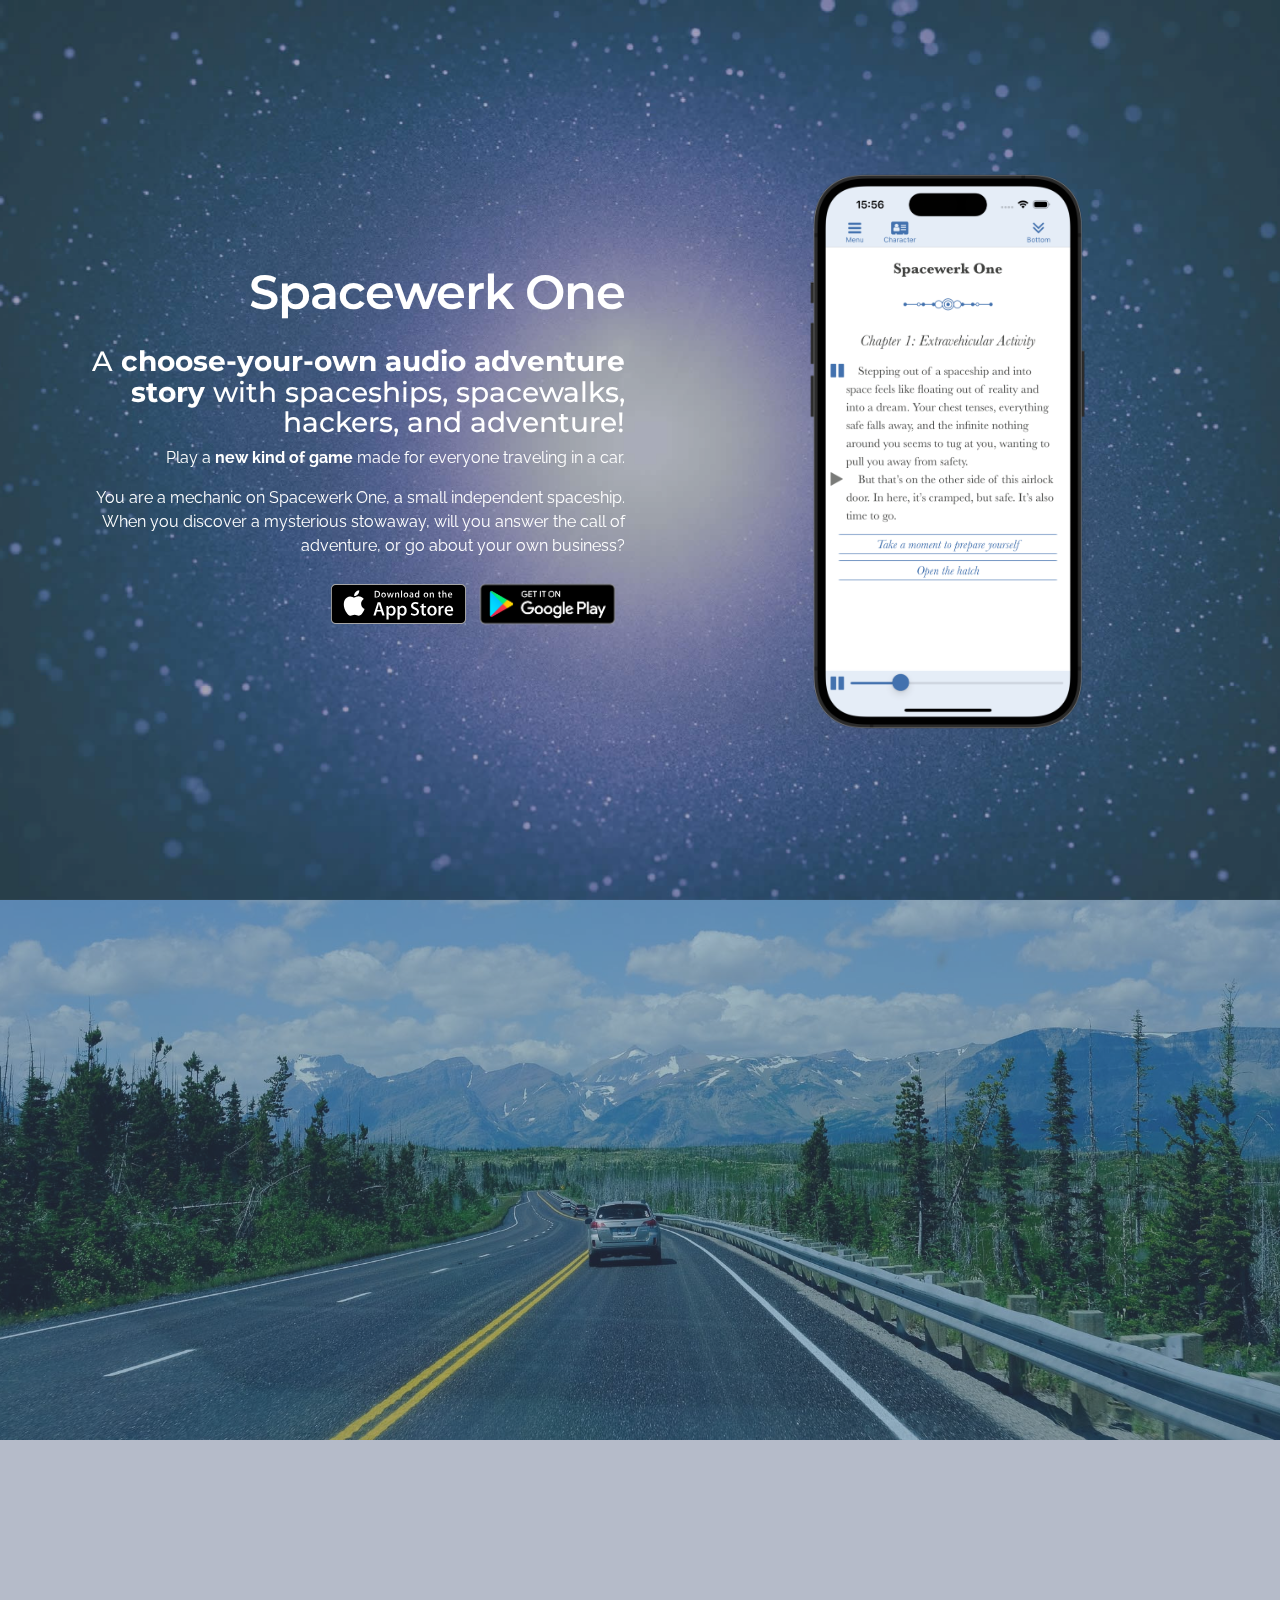
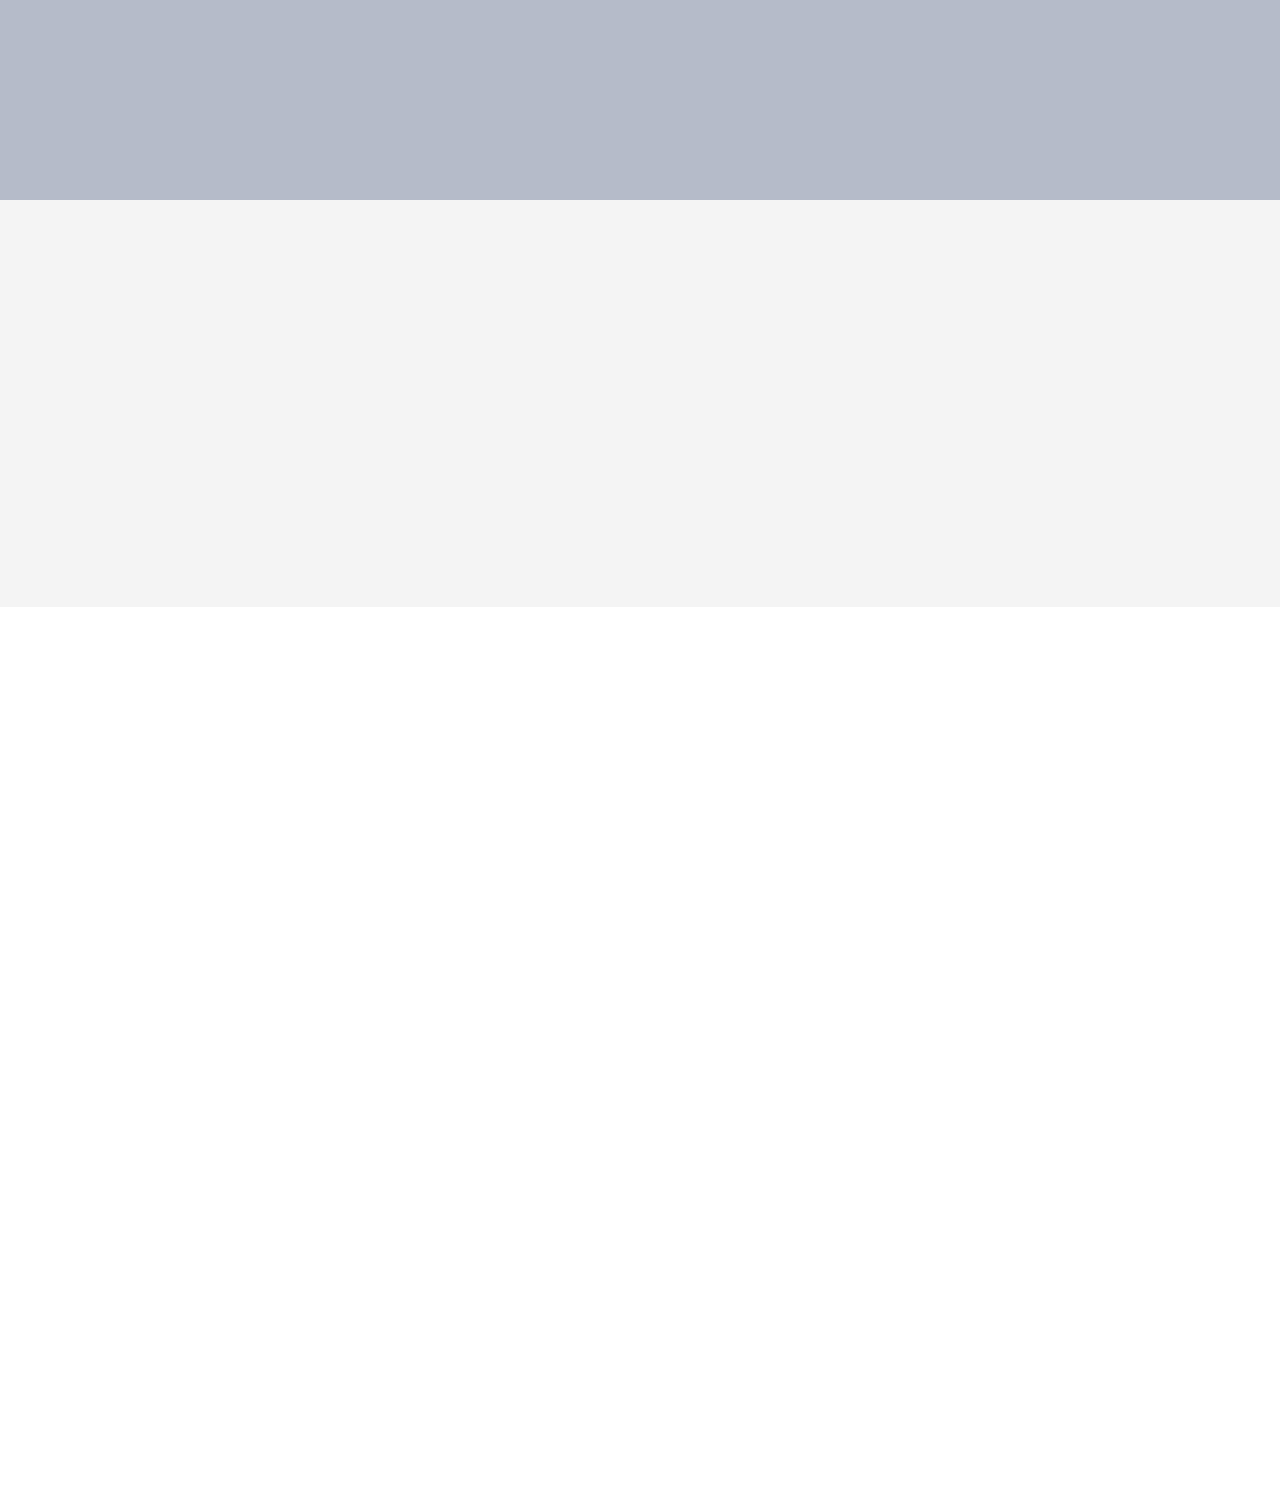
<file: index.html>
<!DOCTYPE html>
<html xmlns="http://www.w3.org/1999/xhtml" xmlns:fb="http://ogp.me/ns/fb#">
<head>
  <meta charset="UTF-8">
  <meta http-equiv="X-UA-Compatible" content="IE=edge">
  <meta name="viewport" content="width=device-width, initial-scale=1">
  <meta property="og:image" content="/assets/images/meta.jpg" />
  <meta property="keywords" content="choose your own adventure,lone wolf,audio book game,choose-your-own-adventure,road trip,car game,flight game,banderstatch,choice of games,choose your own path,choose your own,adventure,pirates,space,codename cygnus,spacewerk one,sunken isles" />
  <link rel="shortcut icon" href="/android-icon-192x192.png" type="image/x-icon">
  <link rel="apple-touch-icon" sizes="57x57" href="apple-icon-57x57.png">
  <link rel="apple-touch-icon" sizes="60x60" href="apple-icon-60x60.png">
  <link rel="apple-touch-icon" sizes="72x72" href="apple-icon-72x72.png">
  <link rel="apple-touch-icon" sizes="76x76" href="apple-icon-76x76.png">
  <link rel="apple-touch-icon" sizes="114x114" href="apple-icon-114x114.png">
  <link rel="apple-touch-icon" sizes="120x120" href="apple-icon-120x120.png">
  <link rel="apple-touch-icon" sizes="144x144" href="apple-icon-144x144.png">
  <link rel="apple-touch-icon" sizes="152x152" href="apple-icon-152x152.png">
  <link rel="apple-touch-icon" sizes="180x180" href="apple-icon-180x180.png">
  <link rel="icon" type="image/png" sizes="192x192"  href="android-icon-192x192.png">
  <link rel="icon" type="image/png" sizes="32x32" href="favicon-32x32.png">
  <link rel="icon" type="image/png" sizes="96x96" href="favicon-96x96.png">
  <link rel="icon" type="image/png" sizes="16x16" href="favicon-16x16.png">
  <link rel="manifest" href="manifest.json">
  <meta name="msapplication-TileColor" content="#ffffff">
  <meta name="msapplication-TileImage" content="ms-icon-144x144.png">
  <meta name="theme-color" content="#ffffff">

  <meta name="description" content="A mobile choose-your-own audio adventure story with pirates, puzzles, and adventure! Everyone in the car gets to play! ">
  <meta name="keywords" content="choose-your-own adventure story puzzles mobile app audio car co-op story storytelling pirates sunken isles joe dever lone wolf sorcery">

  <title>Spacewerk One and The Sunken Isles - Road Trip Adventures</title>
  <!-- <link rel="stylesheet" href="https://fonts.googleapis.com/css?family=Lora:400,700,400italic,700italic&amp;subset=latin"> -->
  <link rel="stylesheet" href="https://fonts.googleapis.com/css?family=Montserrat:400,700">
  <!-- <link rel="stylesheet" href="https://fonts.googleapis.com/css?family=Raleway:100,100i,200,200i,300,300i,400,400i,500,500i,600,600i,700,700i,800,800i,900,900i"> -->
  <link rel="stylesheet" href="assets/bootstrap-material-design-font/css/material.css">
  <link rel="stylesheet" href="assets/web/assets/mobirise-icons/mobirise-icons.css">
  <link rel="stylesheet" href="assets/et-line-font-plugin/style.css">
  <link rel="stylesheet" href="assets/tether/tether.min.css">
  <link rel="stylesheet" href="assets/bootstrap/css/bootstrap.min.css">
  <link rel="stylesheet" href="assets/dropdown/css/style.css">
  <link rel="stylesheet" href="assets/animate.css/animate.min.css">
  <link rel="stylesheet" href="assets/theme/css/style.css">
  <link rel="stylesheet" href="assets/mobirise/css/mbr-additional.css" type="text/css">


<style>
#header2-1 h4.display-2 {
  font-size: 64px;
  font-style: italic;
  margin-top: -20px;
  font-weight: normal;
}

@media (max-width: 767px) {
  #header2-1 h4.display-2 {
    font-size: 2.125rem !important;
  }
}

@media only screen and (max-width: 1200px) and (min-width: 768px) {
  #header2-1 h4.display-2 {
    font-size: 40px;
  }
}
</style>


</head>
<body>

<section class="mbr-section mbr-section-hero mbr-section-full header2 mbr-parallax-background mbr-after-navbar" id="spacewerk-one" style="background-image: url(assets/images/mbr-2000x1333.jpg);">

    <div class="mbr-overlay" style="opacity: 0.4; background-color: rgb(71, 85, 119);">
    </div>

    <div class="mbr-table mbr-table-full">
        <div class="mbr-table-cell">

            <div class="container">
                <div class="mbr-section row" style="padding-top:80px; padding-bottom: 80px">
                    <div class="mbr-table-md-up">




                        <div class="mbr-table-cell col-md-5 content-size text-xs-center text-md-right">

                            <h3 class="mbr-section-title display-2">Spacewerk One</h3>
                            <!--<h4 class="sub mbr-section-title display-2" style="font-weight: normal; font-style: italic;">Spacewerk One</h4>-->

                            <div class="mbr-section-text">
                                <h3>A <b>choose-your-own audio adventure story</b> with spaceships, spacewalks, hackers, and adventure!</h3>

                                <p>Play a <b>new kind of game</b> made for everyone traveling in a car.</p>
                                <p>You are a mechanic on Spacewerk One, a small independent spaceship. When you discover a mysterious stowaway, will you answer the call of adventure, or go about your own business?</p>
                            </div>

                            <div class="mbr-section-btn"><a href="https://itunes.apple.com/app/id6479005502"><img src='assets/images/app-store.svg'/></a> <a class="" href="https://play.google.com/store/apps/details?id=com.whatacools.spacewerkone"><img style="height:60px" src='assets/images/en_badge_web_generic.png'/></a> </div>

                        </div>
                        <div class="mbr-table-cell mbr-valign-top mbr-left-padding-md-up col-md-7 image-size" style="width: 50%;">
                            <div class="mbr-figure" style="max-width:307px; margin-left:auto; margin-right:auto; padding-left: 16px; padding-right: 16px;"><img src="assets/images/app-preview-spacewerk.png"></div>
                        </div>

                    </div>
                </div>
            </div>

        </div>
    </div>

</section>

<section class="mbr-section mbr-section-hero mbr-section-full header2 mbr-parallax-background mbr-after-navbar" id="sunken-isles" style="background-image: url(assets/images/background.jpg);">

    <div class="mbr-overlay" style="opacity: 0.4; background-color: rgb(71, 85, 119);">
    </div>

    <div class="mbr-table mbr-table-full">
        <div class="mbr-table-cell">

            <div class="container">
                <div class="mbr-section row" style="padding-top:80px; padding-bottom: 80px">
                    <div class="mbr-table-md-up">


                        <div class="mbr-table-cell mbr-valign-top mbr-left-padding-md-up col-md-7 image-size" style="width: 50%;">
                            <div class="mbr-figure" style="max-width:307px; margin-left:auto; margin-right:auto; padding-left: 16px; padding-right: 16px;"><img src="assets/images/app-preview.png"></div>
                        </div>


                        <div class="mbr-table-cell col-md-5 content-size text-xs-center text-md-left">

                            <h3 class="mbr-section-title display-2">The Sunken Isles</h3>
                            <!--<h4 class="sub mbr-section-title display-2" style="font-weight: normal; font-style: italic;">The Sunken Isles</h4>-->

                            <div class="mbr-section-text">
                                <h3>A <b>choose-your-own audio adventure story</b> with pirates, puzzles, and adventure!</h3>

                                <p>Play a <b>new kind of game</b> made for everyone traveling in a car.</p>
                                <p>When you are marooned at sea, will you be able to outwit pirates, ancient contraptions, and nature itself to survive?</p>
                            </div>

                            <div class="mbr-section-btn"><a href="https://itunes.apple.com/app/id1271161212"><img src='assets/images/app-store.svg'/></a> <a class="" href="https://play.google.com/store/apps/details?id=io.msol.roadtripadventures"><img style="height:60px" src='assets/images/en_badge_web_generic.png'/></a> </div>

                        </div>

                    </div>
                </div>
            </div>

        </div>
    </div>

</section>

<section class="mbr-cards mbr-section mbr-section-nopadding" id="features4-i" style="background-color: rgb(244, 244, 244); padding-bottom: 40px; padding-top: 40px">



    <div class="mbr-cards-row row">
        <div class="mbr-cards-col col-xs-12 col-lg-4">
            <div class="container">
                <div class="card cart-block">
                    <div class="card-img iconbox"><a class="mbri-hearth mbr-iconfont mbr-iconfont-features4" style="color: rgb(233, 165, 211);"></a></div>
                    <div class="card-block">
                        <h4 class="card-title">Play together on the road</h4>
                        <p class="card-text">Best with friends—audio-based gameplay means even the driver gets to play!</p>

                    </div>
                </div>
            </div>
        </div>
        <div class="mbr-cards-col col-xs-12 col-lg-4">
            <div class="container">
                <div class="card cart-block">
                    <div class="card-img iconbox"><a class="mbri-drag-n-drop mbr-iconfont mbr-iconfont-features4" style="color: rgb(39, 170, 224);"></a></div>
                    <div class="card-block">
                        <h4 class="card-title">Your choices matter</h4>
                        <p class="card-text">Your actions in the game have consequences, even across chapters of the same story. Choose wisely!</p>

                    </div>
                </div>
          </div>
        </div>
        <div class="mbr-cards-col col-xs-12 col-lg-4">
            <div class="container">
                <div class="card cart-block">
                    <div class="card-img iconbox"><a class="mbri-undo mbr-iconfont mbr-iconfont-features4" style="color: rgb(193, 193, 193);"></a></div>
                    <div class="card-block">
                        <h4 class="card-title">Rewind choices any time</h4>
                        <p class="card-text">Jump back and change your in-game decisions by choosing another. This is your story!</p>

                    </div>
                </div>
            </div>
        </div>



    </div>
</section>

<!--
<section class="mbr-section mbr-background" id="testimonials1-7" style="background-image: url(assets/images/mbr-2000x1333.jpg); padding-top: 120px; padding-bottom: 60px;">

    <div class="mbr-overlay" style="opacity: 0.4; background-color: rgb(255, 255, 255);">
    </div>

        <div class="mbr-section mbr-section__container mbr-section__container--middle">
            <div class="container">
                <div class="row">
                    <div class="col-xs-12 text-xs-center">
                        <h3 class="mbr-section-title display-2">More adventures to come</h3>
                        <br>
                        <small class="mbr-section-subtitle" style="font-style: normal; font-weight: bold"><i>The Sunken Isles</i> is available today, with more adventures coming soon!</small>
                    </div>
                </div>
            </div>
        </div>

</section>
-->


<section class="mbr-section article mbr-parallax-background mbr-section-hero mbr-section-title" id="header2-1" style="background-image: url(assets/images/mbr-5.jpg); padding-top: 120px; padding-bottom: 120px;">

    <div class="mbr-overlay" style="opacity: 0.4; background-color: rgb(255, 255, 255);">
    </div>
    <div class="container">
        <div class="row">
            <div class="col-md-8 col-md-offset-2 text-xs-center">
                <h1 class="mbr-section-title display-2" style="color: black">DOWNLOAD NOW</h1>
                <div class="mbr-table-md-up">

                    <div class="row">
                        <div class="mbr-table-cell mbr-valign-top mbr-left-padding-md-up col-md-7 image-size" style="width: 50%;">
                            <h5 class="sub display-2">Spacewerk One</h5>
                        </div>
                        <div class="mbr-table-cell col-md-5 content-size text-xs-center text-md-left">
                            <div class="mbr-section-btn"><a href="https://itunes.apple.com/app/id6479005502"><img src='assets/images/app-store.svg'/></a> <a class="" href="https://play.google.com/store/apps/details?id=com.whatacools.spacewerkone"><img style="height:60px" src='assets/images/en_badge_web_generic.png'/></a> </div>
                        </div>
                    </div>

                    <div class="row">
                        <div class="mbr-table-cell mbr-valign-top mbr-left-padding-md-up col-md-7 image-size" style="width: 50%;">
                            <h5 class="sub display-2">The Sunken Isles</h5>
                        </div>
                        <div class="mbr-table-cell col-md-5 content-size text-xs-center text-md-left">
                            <div class="mbr-section-btn"><a href="https://itunes.apple.com/app/id1271161212"><img src='assets/images/app-store.svg'/></a> <a class="" href="https://play.google.com/store/apps/details?id=io.msol.roadtripadventures"><img style="height:60px" src='assets/images/en_badge_web_generic.png'/></a> </div>
                        </div>
                    </div>

                </div>
            </div>
        </div>
    </div>

</section>

<section class="mbr-section article" id="msg-box22-g" style="padding-top: 40px; padding-bottom: 20px;">

    </div>
    <div class="container">
        <div class="row">
            <div class="col-md-8 col-md-offset-2 text-xs-center">
                <p>&copy; 2022 Cool S, LLC. <small> <a href="privacy.htm" style="color:#333;text-decoration:underline;">View Privacy policy.</a></small></p>
                <p><small><small>Google Play and the Google Play logo are trademarks of Google Inc.. Template by <a href="https://mobirise.com" style="color:#333;text-decoration:underline;"> Mobirise</a>.</small></small></p>
            </div>
        </div>
    </div>

</section>

  <script src="assets/web/assets/jquery/jquery.min.js"></script>
  <script src="assets/tether/tether.min.js"></script>
  <script src="assets/bootstrap/js/bootstrap.min.js"></script>
  <script src="assets/smooth-scroll/smooth-scroll.js"></script>
  <script src="assets/dropdown/js/script.min.js"></script>
  <script src="assets/touch-swipe/jquery.touch-swipe.min.js"></script>
  <script src="assets/viewport-checker/jquery.viewportchecker.js"></script>
  <script src="assets/jarallax/jarallax.js"></script>
  <script src="assets/theme/js/script.js"></script>

  <script>
    (function(i,s,o,g,r,a,m){i['GoogleAnalyticsObject']=r;i[r]=i[r]||function(){
    (i[r].q=i[r].q||[]).push(arguments)},i[r].l=1*new Date();a=s.createElement(o),
    m=s.getElementsByTagName(o)[0];a.async=1;a.src=g;m.parentNode.insertBefore(a,m)
    })(window,document,'script','https://www.google-analytics.com/analytics.js','ga');

    ga('create', 'UA-104761613-1', 'auto');
    ga('send', 'pageview');

  </script>

  <input name="animation" type="hidden">
  </body>
</html>
</file>
<file: assets/bootstrap-material-design-font/css/material.css>
@font-face {
  font-family: 'Material-Design-Icons';
  src: url('../fonts/Material-Design-Icons.eot?3ocs8m');
  src: url('../fonts/Material-Design-Icons.eot?#iefix3ocs8m') format('embedded-opentype'), url('../fonts/Material-Design-Icons.woff?3ocs8m') format('woff'), url('../fonts/Material-Design-Icons.ttf?3ocs8m') format('truetype'), url('../fonts/Material-Design-Icons.svg?3ocs8m#Material-Design-Icons') format('svg');
  font-weight: normal;
  font-style: normal;
}
[class^="mdi-"],
[class*="mdi-"] {
  speak: none;
  display: inline-block;
  font-style: normal;
  font-variant:normal;
  font-weight:normal;
  /*font-size:24px;*/
  line-height:1;
  font-family:'Material-Design-Icons' !important;
  text-rendering: auto;
  
  -webkit-font-smoothing: antialiased;
  -moz-osx-font-smoothing: grayscale;
  -webkit-transform: translate(0, 0);
      -ms-transform: translate(0, 0);
          transform: translate(0, 0);
}
[class^="mdi-"]:before,
[class*="mdi-"]:before {
  display: inline-block;
  speak: none;
  text-decoration: inherit;
}
[class^="mdi-"].pull-left,
[class*="mdi-"].pull-left {
  margin-right: .3em;
}
[class^="mdi-"].pull-right,
[class*="mdi-"].pull-right {
  margin-left: .3em;
}
[class^="mdi-"].mdi-lg:before,
[class*="mdi-"].mdi-lg:before,
[class^="mdi-"].mdi-lg:after,
[class*="mdi-"].mdi-lg:after {
  font-size: 1.33333333em;
  line-height: 0.75em;
  vertical-align: -15%;
}
[class^="mdi-"].mdi-2x:before,
[class*="mdi-"].mdi-2x:before,
[class^="mdi-"].mdi-2x:after,
[class*="mdi-"].mdi-2x:after {
  font-size: 2em;
}
[class^="mdi-"].mdi-3x:before,
[class*="mdi-"].mdi-3x:before,
[class^="mdi-"].mdi-3x:after,
[class*="mdi-"].mdi-3x:after {
  font-size: 3em;
}
[class^="mdi-"].mdi-4x:before,
[class*="mdi-"].mdi-4x:before,
[class^="mdi-"].mdi-4x:after,
[class*="mdi-"].mdi-4x:after {
  font-size: 4em;
}
[class^="mdi-"].mdi-5x:before,
[class*="mdi-"].mdi-5x:before,
[class^="mdi-"].mdi-5x:after,
[class*="mdi-"].mdi-5x:after {
  font-size: 5em;
}
[class^="mdi-device-signal-cellular-"]:after,
[class^="mdi-device-battery-"]:after,
[class^="mdi-device-battery-charging-"]:after,
[class^="mdi-device-signal-cellular-connected-no-internet-"]:after,
[class^="mdi-device-signal-wifi-"]:after,
[class^="mdi-device-signal-wifi-statusbar-not-connected"]:after,
.mdi-device-network-wifi:after {
  opacity: .3;
  position: absolute;
  left: 0;
  top: 0;
  z-index: 1;
  display: inline-block;
  speak: none;
  text-decoration: inherit;
}
[class^="mdi-device-signal-cellular-"]:after {
  content: "\e758";
}
[class^="mdi-device-battery-"]:after {
  content: "\e735";
}
[class^="mdi-device-battery-charging-"]:after {
  content: "\e733";
}
[class^="mdi-device-signal-cellular-connected-no-internet-"]:after {
  content: "\e75d";
}
[class^="mdi-device-signal-wifi-"]:after,
.mdi-device-network-wifi:after {
  content: "\e765";
}
[class^="mdi-device-signal-wifi-statusbasr-not-connected"]:after {
  content: "\e8f7";
}
.mdi-device-signal-cellular-off:after,
.mdi-device-signal-cellular-null:after,
.mdi-device-signal-cellular-no-sim:after,
.mdi-device-signal-wifi-off:after,
.mdi-device-signal-wifi-4-bar:after,
.mdi-device-signal-cellular-4-bar:after,
.mdi-device-battery-alert:after,
.mdi-device-signal-cellular-connected-no-internet-4-bar:after,
.mdi-device-battery-std:after,
.mdi-device-battery-full .mdi-device-battery-unknown:after {
  content: "";
}
.mdi-fw {
  width: 1.28571429em;
  text-align: center;
}
.mdi-ul {
  padding-left: 0;
  margin-left: 2.14285714em;
  list-style-type: none;
}
.mdi-ul > li {
  position: relative;
}
.mdi-li {
  position: absolute;
  left: -2.14285714em;
  width: 2.14285714em;
  top: 0.14285714em;
  text-align: center;
}
.mdi-li.mdi-lg {
  left: -1.85714286em;
}
.mdi-border {
  padding: .2em .25em .15em;
  border: solid 0.08em #eeeeee;
  border-radius: .1em;
}
.mdi-spin {
  -webkit-animation: mdi-spin 2s infinite linear;
  animation: mdi-spin 2s infinite linear;
  -webkit-transform-origin: 50% 50%;
  -ms-transform-origin: 50% 50%;
      transform-origin: 50% 50%;
}
.mdi-pulse {
  -webkit-animation: mdi-spin 1s steps(8) infinite;
  animation: mdi-spin 1s steps(8) infinite;
  -webkit-transform-origin: 50% 50%;
  -ms-transform-origin: 50% 50%;
      transform-origin: 50% 50%;
}
@-webkit-keyframes mdi-spin {
  0% {
    -webkit-transform: rotate(0deg);
    transform: rotate(0deg);
  }
  100% {
    -webkit-transform: rotate(359deg);
    transform: rotate(359deg);
  }
}
@keyframes mdi-spin {
  0% {
    -webkit-transform: rotate(0deg);
    transform: rotate(0deg);
  }
  100% {
    -webkit-transform: rotate(359deg);
    transform: rotate(359deg);
  }
}
.mdi-rotate-90 {
  filter: progid:DXImageTransform.Microsoft.BasicImage(rotation=1);
  -webkit-transform: rotate(90deg);
  -ms-transform: rotate(90deg);
  transform: rotate(90deg);
}
.mdi-rotate-180 {
  filter: progid:DXImageTransform.Microsoft.BasicImage(rotation=2);
  -webkit-transform: rotate(180deg);
  -ms-transform: rotate(180deg);
  transform: rotate(180deg);
}
.mdi-rotate-270 {
  filter: progid:DXImageTransform.Microsoft.BasicImage(rotation=3);
  -webkit-transform: rotate(270deg);
  -ms-transform: rotate(270deg);
  transform: rotate(270deg);
}
.mdi-flip-horizontal {
  filter: progid:DXImageTransform.Microsoft.BasicImage(rotation=0, mirror=1);
  -webkit-transform: scale(-1, 1);
  -ms-transform: scale(-1, 1);
  transform: scale(-1, 1);
}
.mdi-flip-vertical {
  filter: progid:DXImageTransform.Microsoft.BasicImage(rotation=2, mirror=1);
  -webkit-transform: scale(1, -1);
  -ms-transform: scale(1, -1);
  transform: scale(1, -1);
}
:root .mdi-rotate-90,
:root .mdi-rotate-180,
:root .mdi-rotate-270,
:root .mdi-flip-horizontal,
:root .mdi-flip-vertical {
  -webkit-filter: none;
          filter: none;
}
.mdi-stack {
  position: relative;
  display: inline-block;
  width: 2em;
  height: 2em;
  line-height: 2em;
  vertical-align: middle;
}
.mdi-stack-1x,
.mdi-stack-2x {
  position: absolute;
  left: 0;
  width: 100%;
  text-align: center;
}
.mdi-stack-1x {
  line-height: inherit;
}
.mdi-stack-2x {
  font-size: 2em;
}
.mdi-inverse {
  color: #ffffff;
}
/* Start Icons */
.mdi-action-3d-rotation:before {
  content: "\e600";
}
.mdi-action-accessibility:before {
  content: "\e601";
}
.mdi-action-account-balance-wallet:before {
  content: "\e602";
}
.mdi-action-account-balance:before {
  content: "\e603";
}
.mdi-action-account-box:before {
  content: "\e604";
}
.mdi-action-account-child:before {
  content: "\e605";
}
.mdi-action-account-circle:before {
  content: "\e606";
}
.mdi-action-add-shopping-cart:before {
  content: "\e607";
}
.mdi-action-alarm-add:before {
  content: "\e608";
}
.mdi-action-alarm-off:before {
  content: "\e609";
}
.mdi-action-alarm-on:before {
  content: "\e60a";
}
.mdi-action-alarm:before {
  content: "\e60b";
}
.mdi-action-android:before {
  content: "\e60c";
}
.mdi-action-announcement:before {
  content: "\e60d";
}
.mdi-action-aspect-ratio:before {
  content: "\e60e";
}
.mdi-action-assessment:before {
  content: "\e60f";
}
.mdi-action-assignment-ind:before {
  content: "\e610";
}
.mdi-action-assignment-late:before {
  content: "\e611";
}
.mdi-action-assignment-return:before {
  content: "\e612";
}
.mdi-action-assignment-returned:before {
  content: "\e613";
}
.mdi-action-assignment-turned-in:before {
  content: "\e614";
}
.mdi-action-assignment:before {
  content: "\e615";
}
.mdi-action-autorenew:before {
  content: "\e616";
}
.mdi-action-backup:before {
  content: "\e617";
}
.mdi-action-book:before {
  content: "\e618";
}
.mdi-action-bookmark-outline:before {
  content: "\e619";
}
.mdi-action-bookmark:before {
  content: "\e61a";
}
.mdi-action-bug-report:before {
  content: "\e61b";
}
.mdi-action-cached:before {
  content: "\e61c";
}
.mdi-action-check-circle:before {
  content: "\e61d";
}
.mdi-action-class:before {
  content: "\e61e";
}
.mdi-action-credit-card:before {
  content: "\e61f";
}
.mdi-action-dashboard:before {
  content: "\e620";
}
.mdi-action-delete:before {
  content: "\e621";
}
.mdi-action-description:before {
  content: "\e622";
}
.mdi-action-dns:before {
  content: "\e623";
}
.mdi-action-done-all:before {
  content: "\e624";
}
.mdi-action-done:before {
  content: "\e625";
}
.mdi-action-event:before {
  content: "\e626";
}
.mdi-action-exit-to-app:before {
  content: "\e627";
}
.mdi-action-explore:before {
  content: "\e628";
}
.mdi-action-extension:before {
  content: "\e629";
}
.mdi-action-face-unlock:before {
  content: "\e62a";
}
.mdi-action-favorite-outline:before {
  content: "\e62b";
}
.mdi-action-favorite:before {
  content: "\e62c";
}
.mdi-action-find-in-page:before {
  content: "\e62d";
}
.mdi-action-find-replace:before {
  content: "\e62e";
}
.mdi-action-flip-to-back:before {
  content: "\e62f";
}
.mdi-action-flip-to-front:before {
  content: "\e630";
}
.mdi-action-get-app:before {
  content: "\e631";
}
.mdi-action-grade:before {
  content: "\e632";
}
.mdi-action-group-work:before {
  content: "\e633";
}
.mdi-action-help:before {
  content: "\e634";
}
.mdi-action-highlight-remove:before {
  content: "\e635";
}
.mdi-action-history:before {
  content: "\e636";
}
.mdi-action-home:before {
  content: "\e637";
}
.mdi-action-https:before {
  content: "\e638";
}
.mdi-action-info-outline:before {
  content: "\e639";
}
.mdi-action-info:before {
  content: "\e63a";
}
.mdi-action-input:before {
  content: "\e63b";
}
.mdi-action-invert-colors:before {
  content: "\e63c";
}
.mdi-action-label-outline:before {
  content: "\e63d";
}
.mdi-action-label:before {
  content: "\e63e";
}
.mdi-action-language:before {
  content: "\e63f";
}
.mdi-action-launch:before {
  content: "\e640";
}
.mdi-action-list:before {
  content: "\e641";
}
.mdi-action-lock-open:before {
  content: "\e642";
}
.mdi-action-lock-outline:before {
  content: "\e643";
}
.mdi-action-lock:before {
  content: "\e644";
}
.mdi-action-loyalty:before {
  content: "\e645";
}
.mdi-action-markunread-mailbox:before {
  content: "\e646";
}
.mdi-action-note-add:before {
  content: "\e647";
}
.mdi-action-open-in-browser:before {
  content: "\e648";
}
.mdi-action-open-in-new:before {
  content: "\e649";
}
.mdi-action-open-with:before {
  content: "\e64a";
}
.mdi-action-pageview:before {
  content: "\e64b";
}
.mdi-action-payment:before {
  content: "\e64c";
}
.mdi-action-perm-camera-mic:before {
  content: "\e64d";
}
.mdi-action-perm-contact-cal:before {
  content: "\e64e";
}
.mdi-action-perm-data-setting:before {
  content: "\e64f";
}
.mdi-action-perm-device-info:before {
  content: "\e650";
}
.mdi-action-perm-identity:before {
  content: "\e651";
}
.mdi-action-perm-media:before {
  content: "\e652";
}
.mdi-action-perm-phone-msg:before {
  content: "\e653";
}
.mdi-action-perm-scan-wifi:before {
  content: "\e654";
}
.mdi-action-picture-in-picture:before {
  content: "\e655";
}
.mdi-action-polymer:before {
  content: "\e656";
}
.mdi-action-print:before {
  content: "\e657";
}
.mdi-action-query-builder:before {
  content: "\e658";
}
.mdi-action-question-answer:before {
  content: "\e659";
}
.mdi-action-receipt:before {
  content: "\e65a";
}
.mdi-action-redeem:before {
  content: "\e65b";
}
.mdi-action-reorder:before {
  content: "\e65c";
}
.mdi-action-report-problem:before {
  content: "\e65d";
}
.mdi-action-restore:before {
  content: "\e65e";
}
.mdi-action-room:before {
  content: "\e65f";
}
.mdi-action-schedule:before {
  content: "\e660";
}
.mdi-action-search:before {
  content: "\e661";
}
.mdi-action-settings-applications:before {
  content: "\e662";
}
.mdi-action-settings-backup-restore:before {
  content: "\e663";
}
.mdi-action-settings-bluetooth:before {
  content: "\e664";
}
.mdi-action-settings-cell:before {
  content: "\e665";
}
.mdi-action-settings-display:before {
  content: "\e666";
}
.mdi-action-settings-ethernet:before {
  content: "\e667";
}
.mdi-action-settings-input-antenna:before {
  content: "\e668";
}
.mdi-action-settings-input-component:before {
  content: "\e669";
}
.mdi-action-settings-input-composite:before {
  content: "\e66a";
}
.mdi-action-settings-input-hdmi:before {
  content: "\e66b";
}
.mdi-action-settings-input-svideo:before {
  content: "\e66c";
}
.mdi-action-settings-overscan:before {
  content: "\e66d";
}
.mdi-action-settings-phone:before {
  content: "\e66e";
}
.mdi-action-settings-power:before {
  content: "\e66f";
}
.mdi-action-settings-remote:before {
  content: "\e670";
}
.mdi-action-settings-voice:before {
  content: "\e671";
}
.mdi-action-settings:before {
  content: "\e672";
}
.mdi-action-shop-two:before {
  content: "\e673";
}
.mdi-action-shop:before {
  content: "\e674";
}
.mdi-action-shopping-basket:before {
  content: "\e675";
}
.mdi-action-shopping-cart:before {
  content: "\e676";
}
.mdi-action-speaker-notes:before {
  content: "\e677";
}
.mdi-action-spellcheck:before {
  content: "\e678";
}
.mdi-action-star-rate:before {
  content: "\e679";
}
.mdi-action-stars:before {
  content: "\e67a";
}
.mdi-action-store:before {
  content: "\e67b";
}
.mdi-action-subject:before {
  content: "\e67c";
}
.mdi-action-supervisor-account:before {
  content: "\e67d";
}
.mdi-action-swap-horiz:before {
  content: "\e67e";
}
.mdi-action-swap-vert-circle:before {
  content: "\e67f";
}
.mdi-action-swap-vert:before {
  content: "\e680";
}
.mdi-action-system-update-tv:before {
  content: "\e681";
}
.mdi-action-tab-unselected:before {
  content: "\e682";
}
.mdi-action-tab:before {
  content: "\e683";
}
.mdi-action-theaters:before {
  content: "\e684";
}
.mdi-action-thumb-down:before {
  content: "\e685";
}
.mdi-action-thumb-up:before {
  content: "\e686";
}
.mdi-action-thumbs-up-down:before {
  content: "\e687";
}
.mdi-action-toc:before {
  content: "\e688";
}
.mdi-action-today:before {
  content: "\e689";
}
.mdi-action-track-changes:before {
  content: "\e68a";
}
.mdi-action-translate:before {
  content: "\e68b";
}
.mdi-action-trending-down:before {
  content: "\e68c";
}
.mdi-action-trending-neutral:before {
  content: "\e68d";
}
.mdi-action-trending-up:before {
  content: "\e68e";
}
.mdi-action-turned-in-not:before {
  content: "\e68f";
}
.mdi-action-turned-in:before {
  content: "\e690";
}
.mdi-action-verified-user:before {
  content: "\e691";
}
.mdi-action-view-agenda:before {
  content: "\e692";
}
.mdi-action-view-array:before {
  content: "\e693";
}
.mdi-action-view-carousel:before {
  content: "\e694";
}
.mdi-action-view-column:before {
  content: "\e695";
}
.mdi-action-view-day:before {
  content: "\e696";
}
.mdi-action-view-headline:before {
  content: "\e697";
}
.mdi-action-view-list:before {
  content: "\e698";
}
.mdi-action-view-module:before {
  content: "\e699";
}
.mdi-action-view-quilt:before {
  content: "\e69a";
}
.mdi-action-view-stream:before {
  content: "\e69b";
}
.mdi-action-view-week:before {
  content: "\e69c";
}
.mdi-action-visibility-off:before {
  content: "\e69d";
}
.mdi-action-visibility:before {
  content: "\e69e";
}
.mdi-action-wallet-giftcard:before {
  content: "\e69f";
}
.mdi-action-wallet-membership:before {
  content: "\e6a0";
}
.mdi-action-wallet-travel:before {
  content: "\e6a1";
}
.mdi-action-work:before {
  content: "\e6a2";
}
.mdi-alert-error:before {
  content: "\e6a3";
}
.mdi-alert-warning:before {
  content: "\e6a4";
}
.mdi-av-album:before {
  content: "\e6a5";
}
.mdi-av-closed-caption:before {
  content: "\e6a6";
}
.mdi-av-equalizer:before {
  content: "\e6a7";
}
.mdi-av-explicit:before {
  content: "\e6a8";
}
.mdi-av-fast-forward:before {
  content: "\e6a9";
}
.mdi-av-fast-rewind:before {
  content: "\e6aa";
}
.mdi-av-games:before {
  content: "\e6ab";
}
.mdi-av-hearing:before {
  content: "\e6ac";
}
.mdi-av-high-quality:before {
  content: "\e6ad";
}
.mdi-av-loop:before {
  content: "\e6ae";
}
.mdi-av-mic-none:before {
  content: "\e6af";
}
.mdi-av-mic-off:before {
  content: "\e6b0";
}
.mdi-av-mic:before {
  content: "\e6b1";
}
.mdi-av-movie:before {
  content: "\e6b2";
}
.mdi-av-my-library-add:before {
  content: "\e6b3";
}
.mdi-av-my-library-books:before {
  content: "\e6b4";
}
.mdi-av-my-library-music:before {
  content: "\e6b5";
}
.mdi-av-new-releases:before {
  content: "\e6b6";
}
.mdi-av-not-interested:before {
  content: "\e6b7";
}
.mdi-av-pause-circle-fill:before {
  content: "\e6b8";
}
.mdi-av-pause-circle-outline:before {
  content: "\e6b9";
}
.mdi-av-pause:before {
  content: "\e6ba";
}
.mdi-av-play-arrow:before {
  content: "\e6bb";
}
.mdi-av-play-circle-fill:before {
  content: "\e6bc";
}
.mdi-av-play-circle-outline:before {
  content: "\e6bd";
}
.mdi-av-play-shopping-bag:before {
  content: "\e6be";
}
.mdi-av-playlist-add:before {
  content: "\e6bf";
}
.mdi-av-queue-music:before {
  content: "\e6c0";
}
.mdi-av-queue:before {
  content: "\e6c1";
}
.mdi-av-radio:before {
  content: "\e6c2";
}
.mdi-av-recent-actors:before {
  content: "\e6c3";
}
.mdi-av-repeat-one:before {
  content: "\e6c4";
}
.mdi-av-repeat:before {
  content: "\e6c5";
}
.mdi-av-replay:before {
  content: "\e6c6";
}
.mdi-av-shuffle:before {
  content: "\e6c7";
}
.mdi-av-skip-next:before {
  content: "\e6c8";
}
.mdi-av-skip-previous:before {
  content: "\e6c9";
}
.mdi-av-snooze:before {
  content: "\e6ca";
}
.mdi-av-stop:before {
  content: "\e6cb";
}
.mdi-av-subtitles:before {
  content: "\e6cc";
}
.mdi-av-surround-sound:before {
  content: "\e6cd";
}
.mdi-av-timer:before {
  content: "\e6ce";
}
.mdi-av-video-collection:before {
  content: "\e6cf";
}
.mdi-av-videocam-off:before {
  content: "\e6d0";
}
.mdi-av-videocam:before {
  content: "\e6d1";
}
.mdi-av-volume-down:before {
  content: "\e6d2";
}
.mdi-av-volume-mute:before {
  content: "\e6d3";
}
.mdi-av-volume-off:before {
  content: "\e6d4";
}
.mdi-av-volume-up:before {
  content: "\e6d5";
}
.mdi-av-web:before {
  content: "\e6d6";
}
.mdi-communication-business:before {
  content: "\e6d7";
}
.mdi-communication-call-end:before {
  content: "\e6d8";
}
.mdi-communication-call-made:before {
  content: "\e6d9";
}
.mdi-communication-call-merge:before {
  content: "\e6da";
}
.mdi-communication-call-missed:before {
  content: "\e6db";
}
.mdi-communication-call-received:before {
  content: "\e6dc";
}
.mdi-communication-call-split:before {
  content: "\e6dd";
}
.mdi-communication-call:before {
  content: "\e6de";
}
.mdi-communication-chat:before {
  content: "\e6df";
}
.mdi-communication-clear-all:before {
  content: "\e6e0";
}
.mdi-communication-comment:before {
  content: "\e6e1";
}
.mdi-communication-contacts:before {
  content: "\e6e2";
}
.mdi-communication-dialer-sip:before {
  content: "\e6e3";
}
.mdi-communication-dialpad:before {
  content: "\e6e4";
}
.mdi-communication-dnd-on:before {
  content: "\e6e5";
}
.mdi-communication-email:before {
  content: "\e6e6";
}
.mdi-communication-forum:before {
  content: "\e6e7";
}
.mdi-communication-import-export:before {
  content: "\e6e8";
}
.mdi-communication-invert-colors-off:before {
  content: "\e6e9";
}
.mdi-communication-invert-colors-on:before {
  content: "\e6ea";
}
.mdi-communication-live-help:before {
  content: "\e6eb";
}
.mdi-communication-location-off:before {
  content: "\e6ec";
}
.mdi-communication-location-on:before {
  content: "\e6ed";
}
.mdi-communication-message:before {
  content: "\e6ee";
}
.mdi-communication-messenger:before {
  content: "\e6ef";
}
.mdi-communication-no-sim:before {
  content: "\e6f0";
}
.mdi-communication-phone:before {
  content: "\e6f1";
}
.mdi-communication-portable-wifi-off:before {
  content: "\e6f2";
}
.mdi-communication-quick-contacts-dialer:before {
  content: "\e6f3";
}
.mdi-communication-quick-contacts-mail:before {
  content: "\e6f4";
}
.mdi-communication-ring-volume:before {
  content: "\e6f5";
}
.mdi-communication-stay-current-landscape:before {
  content: "\e6f6";
}
.mdi-communication-stay-current-portrait:before {
  content: "\e6f7";
}
.mdi-communication-stay-primary-landscape:before {
  content: "\e6f8";
}
.mdi-communication-stay-primary-portrait:before {
  content: "\e6f9";
}
.mdi-communication-swap-calls:before {
  content: "\e6fa";
}
.mdi-communication-textsms:before {
  content: "\e6fb";
}
.mdi-communication-voicemail:before {
  content: "\e6fc";
}
.mdi-communication-vpn-key:before {
  content: "\e6fd";
}
.mdi-content-add-box:before {
  content: "\e6fe";
}
.mdi-content-add-circle-outline:before {
  content: "\e6ff";
}
.mdi-content-add-circle:before {
  content: "\e700";
}
.mdi-content-add:before {
  content: "\e701";
}
.mdi-content-archive:before {
  content: "\e702";
}
.mdi-content-backspace:before {
  content: "\e703";
}
.mdi-content-block:before {
  content: "\e704";
}
.mdi-content-clear:before {
  content: "\e705";
}
.mdi-content-content-copy:before {
  content: "\e706";
}
.mdi-content-content-cut:before {
  content: "\e707";
}
.mdi-content-content-paste:before {
  content: "\e708";
}
.mdi-content-create:before {
  content: "\e709";
}
.mdi-content-drafts:before {
  content: "\e70a";
}
.mdi-content-filter-list:before {
  content: "\e70b";
}
.mdi-content-flag:before {
  content: "\e70c";
}
.mdi-content-forward:before {
  content: "\e70d";
}
.mdi-content-gesture:before {
  content: "\e70e";
}
.mdi-content-inbox:before {
  content: "\e70f";
}
.mdi-content-link:before {
  content: "\e710";
}
.mdi-content-mail:before {
  content: "\e711";
}
.mdi-content-markunread:before {
  content: "\e712";
}
.mdi-content-redo:before {
  content: "\e713";
}
.mdi-content-remove-circle-outline:before {
  content: "\e714";
}
.mdi-content-remove-circle:before {
  content: "\e715";
}
.mdi-content-remove:before {
  content: "\e716";
}
.mdi-content-reply-all:before {
  content: "\e717";
}
.mdi-content-reply:before {
  content: "\e718";
}
.mdi-content-report:before {
  content: "\e719";
}
.mdi-content-save:before {
  content: "\e71a";
}
.mdi-content-select-all:before {
  content: "\e71b";
}
.mdi-content-send:before {
  content: "\e71c";
}
.mdi-content-sort:before {
  content: "\e71d";
}
.mdi-content-text-format:before {
  content: "\e71e";
}
.mdi-content-undo:before {
  content: "\e71f";
}
.mdi-editor-attach-file:before {
  content: "\e776";
}
.mdi-editor-attach-money:before {
  content: "\e777";
}
.mdi-editor-border-all:before {
  content: "\e778";
}
.mdi-editor-border-bottom:before {
  content: "\e779";
}
.mdi-editor-border-clear:before {
  content: "\e77a";
}
.mdi-editor-border-color:before {
  content: "\e77b";
}
.mdi-editor-border-horizontal:before {
  content: "\e77c";
}
.mdi-editor-border-inner:before {
  content: "\e77d";
}
.mdi-editor-border-left:before {
  content: "\e77e";
}
.mdi-editor-border-outer:before {
  content: "\e77f";
}
.mdi-editor-border-right:before {
  content: "\e780";
}
.mdi-editor-border-style:before {
  content: "\e781";
}
.mdi-editor-border-top:before {
  content: "\e782";
}
.mdi-editor-border-vertical:before {
  content: "\e783";
}
.mdi-editor-format-align-center:before {
  content: "\e784";
}
.mdi-editor-format-align-justify:before {
  content: "\e785";
}
.mdi-editor-format-align-left:before {
  content: "\e786";
}
.mdi-editor-format-align-right:before {
  content: "\e787";
}
.mdi-editor-format-bold:before {
  content: "\e788";
}
.mdi-editor-format-clear:before {
  content: "\e789";
}
.mdi-editor-format-color-fill:before {
  content: "\e78a";
}
.mdi-editor-format-color-reset:before {
  content: "\e78b";
}
.mdi-editor-format-color-text:before {
  content: "\e78c";
}
.mdi-editor-format-indent-decrease:before {
  content: "\e78d";
}
.mdi-editor-format-indent-increase:before {
  content: "\e78e";
}
.mdi-editor-format-italic:before {
  content: "\e78f";
}
.mdi-editor-format-line-spacing:before {
  content: "\e790";
}
.mdi-editor-format-list-bulleted:before {
  content: "\e791";
}
.mdi-editor-format-list-numbered:before {
  content: "\e792";
}
.mdi-editor-format-paint:before {
  content: "\e793";
}
.mdi-editor-format-quote:before {
  content: "\e794";
}
.mdi-editor-format-size:before {
  content: "\e795";
}
.mdi-editor-format-strikethrough:before {
  content: "\e796";
}
.mdi-editor-format-textdirection-l-to-r:before {
  content: "\e797";
}
.mdi-editor-format-textdirection-r-to-l:before {
  content: "\e798";
}
.mdi-editor-format-underline:before {
  content: "\e799";
}
.mdi-editor-functions:before {
  content: "\e79a";
}
.mdi-editor-insert-chart:before {
  content: "\e79b";
}
.mdi-editor-insert-comment:before {
  content: "\e79c";
}
.mdi-editor-insert-drive-file:before {
  content: "\e79d";
}
.mdi-editor-insert-emoticon:before {
  content: "\e79e";
}
.mdi-editor-insert-invitation:before {
  content: "\e79f";
}
.mdi-editor-insert-link:before {
  content: "\e7a0";
}
.mdi-editor-insert-photo:before {
  content: "\e7a1";
}
.mdi-editor-merge-type:before {
  content: "\e7a2";
}
.mdi-editor-mode-comment:before {
  content: "\e7a3";
}
.mdi-editor-mode-edit:before {
  content: "\e7a4";
}
.mdi-editor-publish:before {
  content: "\e7a5";
}
.mdi-editor-vertical-align-bottom:before {
  content: "\e7a6";
}
.mdi-editor-vertical-align-center:before {
  content: "\e7a7";
}
.mdi-editor-vertical-align-top:before {
  content: "\e7a8";
}
.mdi-editor-wrap-text:before {
  content: "\e7a9";
}
.mdi-file-attachment:before {
  content: "\e7aa";
}
.mdi-file-cloud-circle:before {
  content: "\e7ab";
}
.mdi-file-cloud-done:before {
  content: "\e7ac";
}
.mdi-file-cloud-download:before {
  content: "\e7ad";
}
.mdi-file-cloud-off:before {
  content: "\e7ae";
}
.mdi-file-cloud-queue:before {
  content: "\e7af";
}
.mdi-file-cloud-upload:before {
  content: "\e7b0";
}
.mdi-file-cloud:before {
  content: "\e7b1";
}
.mdi-file-file-download:before {
  content: "\e7b2";
}
.mdi-file-file-upload:before {
  content: "\e7b3";
}
.mdi-file-folder-open:before {
  content: "\e7b4";
}
.mdi-file-folder-shared:before {
  content: "\e7b5";
}
.mdi-file-folder:before {
  content: "\e7b6";
}
.mdi-device-access-alarm:before {
  content: "\e720";
}
.mdi-device-access-alarms:before {
  content: "\e721";
}
.mdi-device-access-time:before {
  content: "\e722";
}
.mdi-device-add-alarm:before {
  content: "\e723";
}
.mdi-device-airplanemode-off:before {
  content: "\e724";
}
.mdi-device-airplanemode-on:before {
  content: "\e725";
}
.mdi-device-battery-20:before {
  content: "\e726";
}
.mdi-device-battery-30:before {
  content: "\e727";
}
.mdi-device-battery-50:before {
  content: "\e728";
}
.mdi-device-battery-60:before {
  content: "\e729";
}
.mdi-device-battery-80:before {
  content: "\e72a";
}
.mdi-device-battery-90:before {
  content: "\e72b";
}
.mdi-device-battery-alert:before {
  content: "\e72c";
}
.mdi-device-battery-charging-20:before {
  content: "\e72d";
}
.mdi-device-battery-charging-30:before {
  content: "\e72e";
}
.mdi-device-battery-charging-50:before {
  content: "\e72f";
}
.mdi-device-battery-charging-60:before {
  content: "\e730";
}
.mdi-device-battery-charging-80:before {
  content: "\e731";
}
.mdi-device-battery-charging-90:before {
  content: "\e732";
}
.mdi-device-battery-charging-full:before {
  content: "\e733";
}
.mdi-device-battery-full:before {
  content: "\e734";
}
.mdi-device-battery-std:before {
  content: "\e735";
}
.mdi-device-battery-unknown:before {
  content: "\e736";
}
.mdi-device-bluetooth-connected:before {
  content: "\e737";
}
.mdi-device-bluetooth-disabled:before {
  content: "\e738";
}
.mdi-device-bluetooth-searching:before {
  content: "\e739";
}
.mdi-device-bluetooth:before {
  content: "\e73a";
}
.mdi-device-brightness-auto:before {
  content: "\e73b";
}
.mdi-device-brightness-high:before {
  content: "\e73c";
}
.mdi-device-brightness-low:before {
  content: "\e73d";
}
.mdi-device-brightness-medium:before {
  content: "\e73e";
}
.mdi-device-data-usage:before {
  content: "\e73f";
}
.mdi-device-developer-mode:before {
  content: "\e740";
}
.mdi-device-devices:before {
  content: "\e741";
}
.mdi-device-dvr:before {
  content: "\e742";
}
.mdi-device-gps-fixed:before {
  content: "\e743";
}
.mdi-device-gps-not-fixed:before {
  content: "\e744";
}
.mdi-device-gps-off:before {
  content: "\e745";
}
.mdi-device-location-disabled:before {
  content: "\e746";
}
.mdi-device-location-searching:before {
  content: "\e747";
}
.mdi-device-multitrack-audio:before {
  content: "\e748";
}
.mdi-device-network-cell:before {
  content: "\e749";
}
.mdi-device-network-wifi:before {
  content: "\e74a";
}
.mdi-device-nfc:before {
  content: "\e74b";
}
.mdi-device-now-wallpaper:before {
  content: "\e74c";
}
.mdi-device-now-widgets:before {
  content: "\e74d";
}
.mdi-device-screen-lock-landscape:before {
  content: "\e74e";
}
.mdi-device-screen-lock-portrait:before {
  content: "\e74f";
}
.mdi-device-screen-lock-rotation:before {
  content: "\e750";
}
.mdi-device-screen-rotation:before {
  content: "\e751";
}
.mdi-device-sd-storage:before {
  content: "\e752";
}
.mdi-device-settings-system-daydream:before {
  content: "\e753";
}
.mdi-device-signal-cellular-0-bar:before {
  content: "\e754";
}
.mdi-device-signal-cellular-1-bar:before {
  content: "\e755";
}
.mdi-device-signal-cellular-2-bar:before {
  content: "\e756";
}
.mdi-device-signal-cellular-3-bar:before {
  content: "\e757";
}
.mdi-device-signal-cellular-4-bar:before {
  content: "\e758";
}
.mdi-signal-wifi-statusbar-connected-no-internet-after:before {
  content: "\e8f6";
}
.mdi-device-signal-cellular-connected-no-internet-0-bar:before {
  content: "\e759";
}
.mdi-device-signal-cellular-connected-no-internet-1-bar:before {
  content: "\e75a";
}
.mdi-device-signal-cellular-connected-no-internet-2-bar:before {
  content: "\e75b";
}
.mdi-device-signal-cellular-connected-no-internet-3-bar:before {
  content: "\e75c";
}
.mdi-device-signal-cellular-connected-no-internet-4-bar:before {
  content: "\e75d";
}
.mdi-device-signal-cellular-no-sim:before {
  content: "\e75e";
}
.mdi-device-signal-cellular-null:before {
  content: "\e75f";
}
.mdi-device-signal-cellular-off:before {
  content: "\e760";
}
.mdi-device-signal-wifi-0-bar:before {
  content: "\e761";
}
.mdi-device-signal-wifi-1-bar:before {
  content: "\e762";
}
.mdi-device-signal-wifi-2-bar:before {
  content: "\e763";
}
.mdi-device-signal-wifi-3-bar:before {
  content: "\e764";
}
.mdi-device-signal-wifi-4-bar:before {
  content: "\e765";
}
.mdi-device-signal-wifi-off:before {
  content: "\e766";
}
.mdi-device-signal-wifi-statusbar-1-bar:before {
  content: "\e767";
}
.mdi-device-signal-wifi-statusbar-2-bar:before {
  content: "\e768";
}
.mdi-device-signal-wifi-statusbar-3-bar:before {
  content: "\e769";
}
.mdi-device-signal-wifi-statusbar-4-bar:before {
  content: "\e76a";
}
.mdi-device-signal-wifi-statusbar-connected-no-internet-:before {
  content: "\e76b";
}
.mdi-device-signal-wifi-statusbar-connected-no-internet:before {
  content: "\e76f";
}
.mdi-device-signal-wifi-statusbar-connected-no-internet-2:before {
  content: "\e76c";
}
.mdi-device-signal-wifi-statusbar-connected-no-internet-3:before {
  content: "\e76d";
}
.mdi-device-signal-wifi-statusbar-connected-no-internet-4:before {
  content: "\e76e";
}
.mdi-signal-wifi-statusbar-not-connected-after:before {
  content: "\e8f7";
}
.mdi-device-signal-wifi-statusbar-not-connected:before {
  content: "\e770";
}
.mdi-device-signal-wifi-statusbar-null:before {
  content: "\e771";
}
.mdi-device-storage:before {
  content: "\e772";
}
.mdi-device-usb:before {
  content: "\e773";
}
.mdi-device-wifi-lock:before {
  content: "\e774";
}
.mdi-device-wifi-tethering:before {
  content: "\e775";
}
.mdi-hardware-cast-connected:before {
  content: "\e7b7";
}
.mdi-hardware-cast:before {
  content: "\e7b8";
}
.mdi-hardware-computer:before {
  content: "\e7b9";
}
.mdi-hardware-desktop-mac:before {
  content: "\e7ba";
}
.mdi-hardware-desktop-windows:before {
  content: "\e7bb";
}
.mdi-hardware-dock:before {
  content: "\e7bc";
}
.mdi-hardware-gamepad:before {
  content: "\e7bd";
}
.mdi-hardware-headset-mic:before {
  content: "\e7be";
}
.mdi-hardware-headset:before {
  content: "\e7bf";
}
.mdi-hardware-keyboard-alt:before {
  content: "\e7c0";
}
.mdi-hardware-keyboard-arrow-down:before {
  content: "\e7c1";
}
.mdi-hardware-keyboard-arrow-left:before {
  content: "\e7c2";
}
.mdi-hardware-keyboard-arrow-right:before {
  content: "\e7c3";
}
.mdi-hardware-keyboard-arrow-up:before {
  content: "\e7c4";
}
.mdi-hardware-keyboard-backspace:before {
  content: "\e7c5";
}
.mdi-hardware-keyboard-capslock:before {
  content: "\e7c6";
}
.mdi-hardware-keyboard-control:before {
  content: "\e7c7";
}
.mdi-hardware-keyboard-hide:before {
  content: "\e7c8";
}
.mdi-hardware-keyboard-return:before {
  content: "\e7c9";
}
.mdi-hardware-keyboard-tab:before {
  content: "\e7ca";
}
.mdi-hardware-keyboard-voice:before {
  content: "\e7cb";
}
.mdi-hardware-keyboard:before {
  content: "\e7cc";
}
.mdi-hardware-laptop-chromebook:before {
  content: "\e7cd";
}
.mdi-hardware-laptop-mac:before {
  content: "\e7ce";
}
.mdi-hardware-laptop-windows:before {
  content: "\e7cf";
}
.mdi-hardware-laptop:before {
  content: "\e7d0";
}
.mdi-hardware-memory:before {
  content: "\e7d1";
}
.mdi-hardware-mouse:before {
  content: "\e7d2";
}
.mdi-hardware-phone-android:before {
  content: "\e7d3";
}
.mdi-hardware-phone-iphone:before {
  content: "\e7d4";
}
.mdi-hardware-phonelink-off:before {
  content: "\e7d5";
}
.mdi-hardware-phonelink:before {
  content: "\e7d6";
}
.mdi-hardware-security:before {
  content: "\e7d7";
}
.mdi-hardware-sim-card:before {
  content: "\e7d8";
}
.mdi-hardware-smartphone:before {
  content: "\e7d9";
}
.mdi-hardware-speaker:before {
  content: "\e7da";
}
.mdi-hardware-tablet-android:before {
  content: "\e7db";
}
.mdi-hardware-tablet-mac:before {
  content: "\e7dc";
}
.mdi-hardware-tablet:before {
  content: "\e7dd";
}
.mdi-hardware-tv:before {
  content: "\e7de";
}
.mdi-hardware-watch:before {
  content: "\e7df";
}
.mdi-image-add-to-photos:before {
  content: "\e7e0";
}
.mdi-image-adjust:before {
  content: "\e7e1";
}
.mdi-image-assistant-photo:before {
  content: "\e7e2";
}
.mdi-image-audiotrack:before {
  content: "\e7e3";
}
.mdi-image-blur-circular:before {
  content: "\e7e4";
}
.mdi-image-blur-linear:before {
  content: "\e7e5";
}
.mdi-image-blur-off:before {
  content: "\e7e6";
}
.mdi-image-blur-on:before {
  content: "\e7e7";
}
.mdi-image-brightness-1:before {
  content: "\e7e8";
}
.mdi-image-brightness-2:before {
  content: "\e7e9";
}
.mdi-image-brightness-3:before {
  content: "\e7ea";
}
.mdi-image-brightness-4:before {
  content: "\e7eb";
}
.mdi-image-brightness-5:before {
  content: "\e7ec";
}
.mdi-image-brightness-6:before {
  content: "\e7ed";
}
.mdi-image-brightness-7:before {
  content: "\e7ee";
}
.mdi-image-brush:before {
  content: "\e7ef";
}
.mdi-image-camera-alt:before {
  content: "\e7f0";
}
.mdi-image-camera-front:before {
  content: "\e7f1";
}
.mdi-image-camera-rear:before {
  content: "\e7f2";
}
.mdi-image-camera-roll:before {
  content: "\e7f3";
}
.mdi-image-camera:before {
  content: "\e7f4";
}
.mdi-image-center-focus-strong:before {
  content: "\e7f5";
}
.mdi-image-center-focus-weak:before {
  content: "\e7f6";
}
.mdi-image-collections:before {
  content: "\e7f7";
}
.mdi-image-color-lens:before {
  content: "\e7f8";
}
.mdi-image-colorize:before {
  content: "\e7f9";
}
.mdi-image-compare:before {
  content: "\e7fa";
}
.mdi-image-control-point-duplicate:before {
  content: "\e7fb";
}
.mdi-image-control-point:before {
  content: "\e7fc";
}
.mdi-image-crop-3-2:before {
  content: "\e7fd";
}
.mdi-image-crop-5-4:before {
  content: "\e7fe";
}
.mdi-image-crop-7-5:before {
  content: "\e7ff";
}
.mdi-image-crop-16-9:before {
  content: "\e800";
}
.mdi-image-crop-din:before {
  content: "\e801";
}
.mdi-image-crop-free:before {
  content: "\e802";
}
.mdi-image-crop-landscape:before {
  content: "\e803";
}
.mdi-image-crop-original:before {
  content: "\e804";
}
.mdi-image-crop-portrait:before {
  content: "\e805";
}
.mdi-image-crop-square:before {
  content: "\e806";
}
.mdi-image-crop:before {
  content: "\e807";
}
.mdi-image-dehaze:before {
  content: "\e808";
}
.mdi-image-details:before {
  content: "\e809";
}
.mdi-image-edit:before {
  content: "\e80a";
}
.mdi-image-exposure-minus-1:before {
  content: "\e80b";
}
.mdi-image-exposure-minus-2:before {
  content: "\e80c";
}
.mdi-image-exposure-plus-1:before {
  content: "\e80d";
}
.mdi-image-exposure-plus-2:before {
  content: "\e80e";
}
.mdi-image-exposure-zero:before {
  content: "\e80f";
}
.mdi-image-exposure:before {
  content: "\e810";
}
.mdi-image-filter-1:before {
  content: "\e811";
}
.mdi-image-filter-2:before {
  content: "\e812";
}
.mdi-image-filter-3:before {
  content: "\e813";
}
.mdi-image-filter-4:before {
  content: "\e814";
}
.mdi-image-filter-5:before {
  content: "\e815";
}
.mdi-image-filter-6:before {
  content: "\e816";
}
.mdi-image-filter-7:before {
  content: "\e817";
}
.mdi-image-filter-8:before {
  content: "\e818";
}
.mdi-image-filter-9-plus:before {
  content: "\e819";
}
.mdi-image-filter-9:before {
  content: "\e81a";
}
.mdi-image-filter-b-and-w:before {
  content: "\e81b";
}
.mdi-image-filter-center-focus:before {
  content: "\e81c";
}
.mdi-image-filter-drama:before {
  content: "\e81d";
}
.mdi-image-filter-frames:before {
  content: "\e81e";
}
.mdi-image-filter-hdr:before {
  content: "\e81f";
}
.mdi-image-filter-none:before {
  content: "\e820";
}
.mdi-image-filter-tilt-shift:before {
  content: "\e821";
}
.mdi-image-filter-vintage:before {
  content: "\e822";
}
.mdi-image-filter:before {
  content: "\e823";
}
.mdi-image-flare:before {
  content: "\e824";
}
.mdi-image-flash-auto:before {
  content: "\e825";
}
.mdi-image-flash-off:before {
  content: "\e826";
}
.mdi-image-flash-on:before {
  content: "\e827";
}
.mdi-image-flip:before {
  content: "\e828";
}
.mdi-image-gradient:before {
  content: "\e829";
}
.mdi-image-grain:before {
  content: "\e82a";
}
.mdi-image-grid-off:before {
  content: "\e82b";
}
.mdi-image-grid-on:before {
  content: "\e82c";
}
.mdi-image-hdr-off:before {
  content: "\e82d";
}
.mdi-image-hdr-on:before {
  content: "\e82e";
}
.mdi-image-hdr-strong:before {
  content: "\e82f";
}
.mdi-image-hdr-weak:before {
  content: "\e830";
}
.mdi-image-healing:before {
  content: "\e831";
}
.mdi-image-image-aspect-ratio:before {
  content: "\e832";
}
.mdi-image-image:before {
  content: "\e833";
}
.mdi-image-iso:before {
  content: "\e834";
}
.mdi-image-landscape:before {
  content: "\e835";
}
.mdi-image-leak-add:before {
  content: "\e836";
}
.mdi-image-leak-remove:before {
  content: "\e837";
}
.mdi-image-lens:before {
  content: "\e838";
}
.mdi-image-looks-3:before {
  content: "\e839";
}
.mdi-image-looks-4:before {
  content: "\e83a";
}
.mdi-image-looks-5:before {
  content: "\e83b";
}
.mdi-image-looks-6:before {
  content: "\e83c";
}
.mdi-image-looks-one:before {
  content: "\e83d";
}
.mdi-image-looks-two:before {
  content: "\e83e";
}
.mdi-image-looks:before {
  content: "\e83f";
}
.mdi-image-loupe:before {
  content: "\e840";
}
.mdi-image-movie-creation:before {
  content: "\e841";
}
.mdi-image-nature-people:before {
  content: "\e842";
}
.mdi-image-nature:before {
  content: "\e843";
}
.mdi-image-navigate-before:before {
  content: "\e844";
}
.mdi-image-navigate-next:before {
  content: "\e845";
}
.mdi-image-palette:before {
  content: "\e846";
}
.mdi-image-panorama-fisheye:before {
  content: "\e847";
}
.mdi-image-panorama-horizontal:before {
  content: "\e848";
}
.mdi-image-panorama-vertical:before {
  content: "\e849";
}
.mdi-image-panorama-wide-angle:before {
  content: "\e84a";
}
.mdi-image-panorama:before {
  content: "\e84b";
}
.mdi-image-photo-album:before {
  content: "\e84c";
}
.mdi-image-photo-camera:before {
  content: "\e84d";
}
.mdi-image-photo-library:before {
  content: "\e84e";
}
.mdi-image-photo:before {
  content: "\e84f";
}
.mdi-image-portrait:before {
  content: "\e850";
}
.mdi-image-remove-red-eye:before {
  content: "\e851";
}
.mdi-image-rotate-left:before {
  content: "\e852";
}
.mdi-image-rotate-right:before {
  content: "\e853";
}
.mdi-image-slideshow:before {
  content: "\e854";
}
.mdi-image-straighten:before {
  content: "\e855";
}
.mdi-image-style:before {
  content: "\e856";
}
.mdi-image-switch-camera:before {
  content: "\e857";
}
.mdi-image-switch-video:before {
  content: "\e858";
}
.mdi-image-tag-faces:before {
  content: "\e859";
}
.mdi-image-texture:before {
  content: "\e85a";
}
.mdi-image-timelapse:before {
  content: "\e85b";
}
.mdi-image-timer-3:before {
  content: "\e85c";
}
.mdi-image-timer-10:before {
  content: "\e85d";
}
.mdi-image-timer-auto:before {
  content: "\e85e";
}
.mdi-image-timer-off:before {
  content: "\e85f";
}
.mdi-image-timer:before {
  content: "\e860";
}
.mdi-image-tonality:before {
  content: "\e861";
}
.mdi-image-transform:before {
  content: "\e862";
}
.mdi-image-tune:before {
  content: "\e863";
}
.mdi-image-wb-auto:before {
  content: "\e864";
}
.mdi-image-wb-cloudy:before {
  content: "\e865";
}
.mdi-image-wb-incandescent:before {
  content: "\e866";
}
.mdi-image-wb-irradescent:before {
  content: "\e867";
}
.mdi-image-wb-sunny:before {
  content: "\e868";
}
.mdi-maps-beenhere:before {
  content: "\e869";
}
.mdi-maps-directions-bike:before {
  content: "\e86a";
}
.mdi-maps-directions-bus:before {
  content: "\e86b";
}
.mdi-maps-directions-car:before {
  content: "\e86c";
}
.mdi-maps-directions-ferry:before {
  content: "\e86d";
}
.mdi-maps-directions-subway:before {
  content: "\e86e";
}
.mdi-maps-directions-train:before {
  content: "\e86f";
}
.mdi-maps-directions-transit:before {
  content: "\e870";
}
.mdi-maps-directions-walk:before {
  content: "\e871";
}
.mdi-maps-directions:before {
  content: "\e872";
}
.mdi-maps-flight:before {
  content: "\e873";
}
.mdi-maps-hotel:before {
  content: "\e874";
}
.mdi-maps-layers-clear:before {
  content: "\e875";
}
.mdi-maps-layers:before {
  content: "\e876";
}
.mdi-maps-local-airport:before {
  content: "\e877";
}
.mdi-maps-local-atm:before {
  content: "\e878";
}
.mdi-maps-local-attraction:before {
  content: "\e879";
}
.mdi-maps-local-bar:before {
  content: "\e87a";
}
.mdi-maps-local-cafe:before {
  content: "\e87b";
}
.mdi-maps-local-car-wash:before {
  content: "\e87c";
}
.mdi-maps-local-convenience-store:before {
  content: "\e87d";
}
.mdi-maps-local-drink:before {
  content: "\e87e";
}
.mdi-maps-local-florist:before {
  content: "\e87f";
}
.mdi-maps-local-gas-station:before {
  content: "\e880";
}
.mdi-maps-local-grocery-store:before {
  content: "\e881";
}
.mdi-maps-local-hospital:before {
  content: "\e882";
}
.mdi-maps-local-hotel:before {
  content: "\e883";
}
.mdi-maps-local-laundry-service:before {
  content: "\e884";
}
.mdi-maps-local-library:before {
  content: "\e885";
}
.mdi-maps-local-mall:before {
  content: "\e886";
}
.mdi-maps-local-movies:before {
  content: "\e887";
}
.mdi-maps-local-offer:before {
  content: "\e888";
}
.mdi-maps-local-parking:before {
  content: "\e889";
}
.mdi-maps-local-pharmacy:before {
  content: "\e88a";
}
.mdi-maps-local-phone:before {
  content: "\e88b";
}
.mdi-maps-local-pizza:before {
  content: "\e88c";
}
.mdi-maps-local-play:before {
  content: "\e88d";
}
.mdi-maps-local-post-office:before {
  content: "\e88e";
}
.mdi-maps-local-print-shop:before {
  content: "\e88f";
}
.mdi-maps-local-restaurant:before {
  content: "\e890";
}
.mdi-maps-local-see:before {
  content: "\e891";
}
.mdi-maps-local-shipping:before {
  content: "\e892";
}
.mdi-maps-local-taxi:before {
  content: "\e893";
}
.mdi-maps-location-history:before {
  content: "\e894";
}
.mdi-maps-map:before {
  content: "\e895";
}
.mdi-maps-my-location:before {
  content: "\e896";
}
.mdi-maps-navigation:before {
  content: "\e897";
}
.mdi-maps-pin-drop:before {
  content: "\e898";
}
.mdi-maps-place:before {
  content: "\e899";
}
.mdi-maps-rate-review:before {
  content: "\e89a";
}
.mdi-maps-restaurant-menu:before {
  content: "\e89b";
}
.mdi-maps-satellite:before {
  content: "\e89c";
}
.mdi-maps-store-mall-directory:before {
  content: "\e89d";
}
.mdi-maps-terrain:before {
  content: "\e89e";
}
.mdi-maps-traffic:before {
  content: "\e89f";
}
.mdi-navigation-apps:before {
  content: "\e8a0";
}
.mdi-navigation-arrow-back:before {
  content: "\e8a1";
}
.mdi-navigation-arrow-drop-down-circle:before {
  content: "\e8a2";
}
.mdi-navigation-arrow-drop-down:before {
  content: "\e8a3";
}
.mdi-navigation-arrow-drop-up:before {
  content: "\e8a4";
}
.mdi-navigation-arrow-forward:before {
  content: "\e8a5";
}
.mdi-navigation-cancel:before {
  content: "\e8a6";
}
.mdi-navigation-check:before {
  content: "\e8a7";
}
.mdi-navigation-chevron-left:before {
  content: "\e8a8";
}
.mdi-navigation-chevron-right:before {
  content: "\e8a9";
}
.mdi-navigation-close:before {
  content: "\e8aa";
}
.mdi-navigation-expand-less:before {
  content: "\e8ab";
}
.mdi-navigation-expand-more:before {
  content: "\e8ac";
}
.mdi-navigation-fullscreen-exit:before {
  content: "\e8ad";
}
.mdi-navigation-fullscreen:before {
  content: "\e8ae";
}
.mdi-navigation-menu:before {
  content: "\e8af";
}
.mdi-navigation-more-horiz:before {
  content: "\e8b0";
}
.mdi-navigation-more-vert:before {
  content: "\e8b1";
}
.mdi-navigation-refresh:before {
  content: "\e8b2";
}
.mdi-navigation-unfold-less:before {
  content: "\e8b3";
}
.mdi-navigation-unfold-more:before {
  content: "\e8b4";
}
.mdi-notification-adb:before {
  content: "\e8b5";
}
.mdi-notification-bluetooth-audio:before {
  content: "\e8b6";
}
.mdi-notification-disc-full:before {
  content: "\e8b7";
}
.mdi-notification-dnd-forwardslash:before {
  content: "\e8b8";
}
.mdi-notification-do-not-disturb:before {
  content: "\e8b9";
}
.mdi-notification-drive-eta:before {
  content: "\e8ba";
}
.mdi-notification-event-available:before {
  content: "\e8bb";
}
.mdi-notification-event-busy:before {
  content: "\e8bc";
}
.mdi-notification-event-note:before {
  content: "\e8bd";
}
.mdi-notification-folder-special:before {
  content: "\e8be";
}
.mdi-notification-mms:before {
  content: "\e8bf";
}
.mdi-notification-more:before {
  content: "\e8c0";
}
.mdi-notification-network-locked:before {
  content: "\e8c1";
}
.mdi-notification-phone-bluetooth-speaker:before {
  content: "\e8c2";
}
.mdi-notification-phone-forwarded:before {
  content: "\e8c3";
}
.mdi-notification-phone-in-talk:before {
  content: "\e8c4";
}
.mdi-notification-phone-locked:before {
  content: "\e8c5";
}
.mdi-notification-phone-missed:before {
  content: "\e8c6";
}
.mdi-notification-phone-paused:before {
  content: "\e8c7";
}
.mdi-notification-play-download:before {
  content: "\e8c8";
}
.mdi-notification-play-install:before {
  content: "\e8c9";
}
.mdi-notification-sd-card:before {
  content: "\e8ca";
}
.mdi-notification-sim-card-alert:before {
  content: "\e8cb";
}
.mdi-notification-sms-failed:before {
  content: "\e8cc";
}
.mdi-notification-sms:before {
  content: "\e8cd";
}
.mdi-notification-sync-disabled:before {
  content: "\e8ce";
}
.mdi-notification-sync-problem:before {
  content: "\e8cf";
}
.mdi-notification-sync:before {
  content: "\e8d0";
}
.mdi-notification-system-update:before {
  content: "\e8d1";
}
.mdi-notification-tap-and-play:before {
  content: "\e8d2";
}
.mdi-notification-time-to-leave:before {
  content: "\e8d3";
}
.mdi-notification-vibration:before {
  content: "\e8d4";
}
.mdi-notification-voice-chat:before {
  content: "\e8d5";
}
.mdi-notification-vpn-lock:before {
  content: "\e8d6";
}
.mdi-social-cake:before {
  content: "\e8d7";
}
.mdi-social-domain:before {
  content: "\e8d8";
}
.mdi-social-group-add:before {
  content: "\e8d9";
}
.mdi-social-group:before {
  content: "\e8da";
}
.mdi-social-location-city:before {
  content: "\e8db";
}
.mdi-social-mood:before {
  content: "\e8dc";
}
.mdi-social-notifications-none:before {
  content: "\e8dd";
}
.mdi-social-notifications-off:before {
  content: "\e8de";
}
.mdi-social-notifications-on:before {
  content: "\e8df";
}
.mdi-social-notifications-paused:before {
  content: "\e8e0";
}
.mdi-social-notifications:before {
  content: "\e8e1";
}
.mdi-social-pages:before {
  content: "\e8e2";
}
.mdi-social-party-mode:before {
  content: "\e8e3";
}
.mdi-social-people-outline:before {
  content: "\e8e4";
}
.mdi-social-people:before {
  content: "\e8e5";
}
.mdi-social-person-add:before {
  content: "\e8e6";
}
.mdi-social-person-outline:before {
  content: "\e8e7";
}
.mdi-social-person:before {
  content: "\e8e8";
}
.mdi-social-plus-one:before {
  content: "\e8e9";
}
.mdi-social-poll:before {
  content: "\e8ea";
}
.mdi-social-public:before {
  content: "\e8eb";
}
.mdi-social-school:before {
  content: "\e8ec";
}
.mdi-social-share:before {
  content: "\e8ed";
}
.mdi-social-whatshot:before {
  content: "\e8ee";
}
.mdi-toggle-check-box-outline-blank:before {
  content: "\e8ef";
}
.mdi-toggle-check-box:before {
  content: "\e8f0";
}
.mdi-toggle-radio-button-off:before {
  content: "\e8f1";
}
.mdi-toggle-radio-button-on:before {
  content: "\e8f2";
}
.mdi-toggle-star-half:before {
  content: "\e8f3";
}
.mdi-toggle-star-outline:before {
  content: "\e8f4";
}
.mdi-toggle-star:before {
  content: "\e8f5";
}
</file>
<file: assets/web/assets/mobirise-icons/mobirise-icons.css>
@font-face {
  font-family: 'MobiriseIcons';
  src:  url('mobirise-icons.eot?5dqoim');
  src:  url('mobirise-icons.eot?5dqoim#iefix') format('embedded-opentype'),
    url('mobirise-icons.ttf?5dqoim') format('truetype'),
    url('mobirise-icons.woff?5dqoim') format('woff'),
    url('mobirise-icons.svg?5dqoim#MobiriseIcons') format('svg');
  font-weight: normal;
  font-style: normal;
}

[class^="mbri-"], [class*=" mbri-"] {
  /* use !important to prevent issues with browser extensions that change fonts */
  font-family: 'MobiriseIcons' !important;
  speak: none;
  font-style: normal;
  font-weight: normal;
  font-variant: normal;
  text-transform: none;
  line-height: 1;

  /* Better Font Rendering =========== */
  -webkit-font-smoothing: antialiased;
  -moz-osx-font-smoothing: grayscale;
}

.mbri-add-submenu:before {
  content: "\e900";
}
.mbri-alert:before {
  content: "\e901";
}
.mbri-align-center:before {
  content: "\e902";
}
.mbri-align-justify:before {
  content: "\e903";
}
.mbri-align-left:before {
  content: "\e904";
}
.mbri-align-right:before {
  content: "\e905";
}
.mbri-android:before {
  content: "\e906";
}
.mbri-apple:before {
  content: "\e907";
}
.mbri-arrow-down:before {
  content: "\e908";
}
.mbri-arrow-next:before {
  content: "\e909";
}
.mbri-arrow-prev:before {
  content: "\e90a";
}
.mbri-arrow-up:before {
  content: "\e90b";
}
.mbri-bold:before {
  content: "\e90c";
}
.mbri-bookmark:before {
  content: "\e90d";
}
.mbri-bootstrap:before {
  content: "\e90e";
}
.mbri-briefcase:before {
  content: "\e90f";
}
.mbri-browse:before {
  content: "\e910";
}
.mbri-bulleted-list:before {
  content: "\e911";
}
.mbri-calendar:before {
  content: "\e912";
}
.mbri-camera:before {
  content: "\e913";
}
.mbri-cart-add:before {
  content: "\e914";
}
.mbri-cart-full:before {
  content: "\e915";
}
.mbri-cash:before {
  content: "\e916";
}
.mbri-change-style:before {
  content: "\e917";
}
.mbri-chat:before {
  content: "\e918";
}
.mbri-clock:before {
  content: "\e919";
}
.mbri-close:before {
  content: "\e91a";
}
.mbri-cloud:before {
  content: "\e91b";
}
.mbri-code:before {
  content: "\e91c";
}
.mbri-contact-form:before {
  content: "\e91d";
}
.mbri-credit-card:before {
  content: "\e91e";
}
.mbri-cursor-click:before {
  content: "\e91f";
}
.mbri-cust-feedback:before {
  content: "\e920";
}
.mbri-database:before {
  content: "\e921";
}
.mbri-delivery:before {
  content: "\e922";
}
.mbri-desktop:before {
  content: "\e923";
}
.mbri-devices:before {
  content: "\e924";
}
.mbri-down:before {
  content: "\e925";
}
.mbri-download:before {
  content: "\e926";
}
.mbri-drag-n-drop:before {
  content: "\e927";
}
.mbri-drag-n-drop2:before {
  content: "\e928";
}
.mbri-edit:before {
  content: "\e929";
}
.mbri-edit2:before {
  content: "\e92a";
}
.mbri-error:before {
  content: "\e92b";
}
.mbri-extension:before {
  content: "\e92c";
}
.mbri-features:before {
  content: "\e92d";
}
.mbri-file:before {
  content: "\e92e";
}
.mbri-flag:before {
  content: "\e92f";
}
.mbri-folder:before {
  content: "\e930";
}
.mbri-gift:before {
  content: "\e931";
}
.mbri-github:before {
  content: "\e932";
}
.mbri-globe-2:before {
  content: "\e933";
}
.mbri-globe:before {
  content: "\e934";
}
.mbri-growing-chart:before {
  content: "\e935";
}
.mbri-hearth:before {
  content: "\e936";
}
.mbri-help:before {
  content: "\e937";
}
.mbri-home:before {
  content: "\e938";
}
.mbri-hot-cup:before {
  content: "\e939";
}
.mbri-idea:before {
  content: "\e93a";
}
.mbri-image-gallery:before {
  content: "\e93b";
}
.mbri-image-slider:before {
  content: "\e93c";
}
.mbri-info:before {
  content: "\e93d";
}
.mbri-italic:before {
  content: "\e93e";
}
.mbri-key:before {
  content: "\e93f";
}
.mbri-laptop:before {
  content: "\e940";
}
.mbri-layers:before {
  content: "\e941";
}
.mbri-left-right:before {
  content: "\e942";
}
.mbri-left:before {
  content: "\e943";
}
.mbri-letter:before {
  content: "\e944";
}
.mbri-like:before {
  content: "\e945";
}
.mbri-link:before {
  content: "\e946";
}
.mbri-lock:before {
  content: "\e947";
}
.mbri-login:before {
  content: "\e948";
}
.mbri-logout:before {
  content: "\e949";
}
.mbri-magic-stick:before {
  content: "\e94a";
}
.mbri-map-pin:before {
  content: "\e94b";
}
.mbri-menu:before {
  content: "\e94c";
}
.mbri-mobile:before {
  content: "\e94d";
}
.mbri-mobile2:before {
  content: "\e94e";
}
.mbri-mobirise:before {
  content: "\e94f";
}
.mbri-more-horizontal:before {
  content: "\e950";
}
.mbri-more-vertical:before {
  content: "\e951";
}
.mbri-music:before {
  content: "\e952";
}
.mbri-new-file:before {
  content: "\e953";
}
.mbri-numbered-list:before {
  content: "\e954";
}
.mbri-opened-folder:before {
  content: "\e955";
}
.mbri-pages:before {
  content: "\e956";
}
.mbri-paper-plane:before {
  content: "\e957";
}
.mbri-paperclip:before {
  content: "\e958";
}
.mbri-photo:before {
  content: "\e959";
}
.mbri-photos:before {
  content: "\e95a";
}
.mbri-pin:before {
  content: "\e95b";
}
.mbri-play:before {
  content: "\e95c";
}
.mbri-plus:before {
  content: "\e95d";
}
.mbri-preview:before {
  content: "\e95e";
}
.mbri-print:before {
  content: "\e95f";
}
.mbri-protect:before {
  content: "\e960";
}
.mbri-question:before {
  content: "\e961";
}
.mbri-quote-left:before {
  content: "\e962";
}
.mbri-quote-right:before {
  content: "\e963";
}
.mbri-redo:before {
  content: "\e964";
}
.mbri-refresh:before {
  content: "\e965";
}
.mbri-responsive:before {
  content: "\e966";
}
.mbri-right:before {
  content: "\e967";
}
.mbri-rocket:before {
  content: "\e968";
}
.mbri-sad-face:before {
  content: "\e969";
}
.mbri-sale:before {
  content: "\e96a";
}
.mbri-save:before {
  content: "\e96b";
}
.mbri-search:before {
  content: "\e96c";
}
.mbri-setting:before {
  content: "\e96d";
}
.mbri-setting2:before {
  content: "\e96e";
}
.mbri-setting3:before {
  content: "\e96f";
}
.mbri-share:before {
  content: "\e970";
}
.mbri-shopping-bag:before {
  content: "\e971";
}
.mbri-shopping-basket:before {
  content: "\e972";
}
.mbri-shopping-cart:before {
  content: "\e973";
}
.mbri-sites:before {
  content: "\e974";
}
.mbri-smile-face:before {
  content: "\e975";
}
.mbri-speed:before {
  content: "\e976";
}
.mbri-star:before {
  content: "\e977";
}
.mbri-success:before {
  content: "\e978";
}
.mbri-sun:before {
  content: "\e979";
}
.mbri-sun2:before {
  content: "\e97a";
}
.mbri-tablet-vertical:before {
  content: "\e97b";
}
.mbri-tablet:before {
  content: "\e97c";
}
.mbri-target:before {
  content: "\e97d";
}
.mbri-timer:before {
  content: "\e97e";
}
.mbri-to-ftp:before {
  content: "\e97f";
}
.mbri-to-local-drive:before {
  content: "\e980";
}
.mbri-touch-swipe:before {
  content: "\e981";
}
.mbri-touch:before {
  content: "\e982";
}
.mbri-trash:before {
  content: "\e983";
}
.mbri-underline:before {
  content: "\e984";
}
.mbri-undo:before {
  content: "\e985";
}
.mbri-unlink:before {
  content: "\e986";
}
.mbri-unlock:before {
  content: "\e987";
}
.mbri-up-down:before {
  content: "\e988";
}
.mbri-up:before {
  content: "\e989";
}
.mbri-update:before {
  content: "\e98a";
}
.mbri-upload:before {
  content: "\e98b";
}
.mbri-user:before {
  content: "\e98c";
}
.mbri-user2:before {
  content: "\e98d";
}
.mbri-users:before {
  content: "\e98e";
}
.mbri-video-play:before {
  content: "\e98f";
}
.mbri-video:before {
  content: "\e990";
}
.mbri-watch:before {
  content: "\e991";
}
.mbri-website-theme:before {
  content: "\e992";
}
.mbri-wifi:before {
  content: "\e993";
}
.mbri-windows:before {
  content: "\e994";
}
.mbri-zoom-out:before {
  content: "\e995";
}
</file>
<file: assets/et-line-font-plugin/style.css>
@font-face {
	font-family: 'et-line';
	src:url('fonts/et-line.eot');
	src:url('fonts/et-line.eot?#iefix') format('embedded-opentype'),
		url('fonts/et-line.woff') format('woff'),
		url('fonts/et-line.ttf') format('truetype'),
		url('fonts/et-line.svg#et-line') format('svg');
	font-weight: normal;
	font-style: normal;
}

/* Use the following CSS code if you want to use data attributes for inserting your icons */
.etl-icon, [data-icon]:before {
	font-family: 'et-line';
	content: attr(data-icon);
	speak: none;
	font-weight: normal;
	font-variant: normal;
	text-transform: none;
	line-height: 1;
	-webkit-font-smoothing: antialiased;
	-moz-osx-font-smoothing: grayscale;
	display:inline-block;
}

/* Use the following CSS code if you want to have a class per icon */
/*
Instead of a list of all class selectors,
you can use the generic selector below, but it's slower:
[class*="icon-"] {
*/
.icon-mobile, .icon-laptop, .icon-desktop, .icon-tablet, .icon-phone, .icon-document, .icon-documents, .icon-search, .icon-clipboard, .icon-newspaper, .icon-notebook, .icon-book-open, .icon-browser, .icon-calendar, .icon-presentation, .icon-picture, .icon-pictures, .icon-video, .icon-camera, .icon-printer, .icon-toolbox, .icon-briefcase, .icon-wallet, .icon-gift, .icon-bargraph, .icon-grid, .icon-expand, .icon-focus, .icon-edit, .icon-adjustments, .icon-ribbon, .icon-hourglass, .icon-lock, .icon-megaphone, .icon-shield, .icon-trophy, .icon-flag, .icon-map, .icon-puzzle, .icon-basket, .icon-envelope, .icon-streetsign, .icon-telescope, .icon-gears, .icon-key, .icon-paperclip, .icon-attachment, .icon-pricetags, .icon-lightbulb, .icon-layers, .icon-pencil, .icon-tools, .icon-tools-2, .icon-scissors, .icon-paintbrush, .icon-magnifying-glass, .icon-circle-compass, .icon-linegraph, .icon-mic, .icon-strategy, .icon-beaker, .icon-caution, .icon-recycle, .icon-anchor, .icon-profile-male, .icon-profile-female, .icon-bike, .icon-wine, .icon-hotairballoon, .icon-globe, .icon-genius, .icon-map-pin, .icon-dial, .icon-chat, .icon-heart, .icon-cloud, .icon-upload, .icon-download, .icon-target, .icon-hazardous, .icon-piechart, .icon-speedometer, .icon-global, .icon-compass, .icon-lifesaver, .icon-clock, .icon-aperture, .icon-quote, .icon-scope, .icon-alarmclock, .icon-refresh, .icon-happy, .icon-sad, .icon-facebook, .icon-twitter, .icon-googleplus, .icon-rss, .icon-tumblr, .icon-linkedin, .icon-dribbble {
	font-family: 'et-line';
	speak: none;
	font-style: normal;
	font-weight: normal;
	font-variant: normal;
	text-transform: none;
	line-height: 1;
	-webkit-font-smoothing: antialiased;
	-moz-osx-font-smoothing: grayscale;
	display:inline-block;
}
.icon-mobile:before {
	content: "\e000";
}
.icon-laptop:before {
	content: "\e001";
}
.icon-desktop:before {
	content: "\e002";
}
.icon-tablet:before {
	content: "\e003";
}
.icon-phone:before {
	content: "\e004";
}
.icon-document:before {
	content: "\e005";
}
.icon-documents:before {
	content: "\e006";
}
.icon-search:before {
	content: "\e007";
}
.icon-clipboard:before {
	content: "\e008";
}
.icon-newspaper:before {
	content: "\e009";
}
.icon-notebook:before {
	content: "\e00a";
}
.icon-book-open:before {
	content: "\e00b";
}
.icon-browser:before {
	content: "\e00c";
}
.icon-calendar:before {
	content: "\e00d";
}
.icon-presentation:before {
	content: "\e00e";
}
.icon-picture:before {
	content: "\e00f";
}
.icon-pictures:before {
	content: "\e010";
}
.icon-video:before {
	content: "\e011";
}
.icon-camera:before {
	content: "\e012";
}
.icon-printer:before {
	content: "\e013";
}
.icon-toolbox:before {
	content: "\e014";
}
.icon-briefcase:before {
	content: "\e015";
}
.icon-wallet:before {
	content: "\e016";
}
.icon-gift:before {
	content: "\e017";
}
.icon-bargraph:before {
	content: "\e018";
}
.icon-grid:before {
	content: "\e019";
}
.icon-expand:before {
	content: "\e01a";
}
.icon-focus:before {
	content: "\e01b";
}
.icon-edit:before {
	content: "\e01c";
}
.icon-adjustments:before {
	content: "\e01d";
}
.icon-ribbon:before {
	content: "\e01e";
}
.icon-hourglass:before {
	content: "\e01f";
}
.icon-lock:before {
	content: "\e020";
}
.icon-megaphone:before {
	content: "\e021";
}
.icon-shield:before {
	content: "\e022";
}
.icon-trophy:before {
	content: "\e023";
}
.icon-flag:before {
	content: "\e024";
}
.icon-map:before {
	content: "\e025";
}
.icon-puzzle:before {
	content: "\e026";
}
.icon-basket:before {
	content: "\e027";
}
.icon-envelope:before {
	content: "\e028";
}
.icon-streetsign:before {
	content: "\e029";
}
.icon-telescope:before {
	content: "\e02a";
}
.icon-gears:before {
	content: "\e02b";
}
.icon-key:before {
	content: "\e02c";
}
.icon-paperclip:before {
	content: "\e02d";
}
.icon-attachment:before {
	content: "\e02e";
}
.icon-pricetags:before {
	content: "\e02f";
}
.icon-lightbulb:before {
	content: "\e030";
}
.icon-layers:before {
	content: "\e031";
}
.icon-pencil:before {
	content: "\e032";
}
.icon-tools:before {
	content: "\e033";
}
.icon-tools-2:before {
	content: "\e034";
}
.icon-scissors:before {
	content: "\e035";
}
.icon-paintbrush:before {
	content: "\e036";
}
.icon-magnifying-glass:before {
	content: "\e037";
}
.icon-circle-compass:before {
	content: "\e038";
}
.icon-linegraph:before {
	content: "\e039";
}
.icon-mic:before {
	content: "\e03a";
}
.icon-strategy:before {
	content: "\e03b";
}
.icon-beaker:before {
	content: "\e03c";
}
.icon-caution:before {
	content: "\e03d";
}
.icon-recycle:before {
	content: "\e03e";
}
.icon-anchor:before {
	content: "\e03f";
}
.icon-profile-male:before {
	content: "\e040";
}
.icon-profile-female:before {
	content: "\e041";
}
.icon-bike:before {
	content: "\e042";
}
.icon-wine:before {
	content: "\e043";
}
.icon-hotairballoon:before {
	content: "\e044";
}
.icon-globe:before {
	content: "\e045";
}
.icon-genius:before {
	content: "\e046";
}
.icon-map-pin:before {
	content: "\e047";
}
.icon-dial:before {
	content: "\e048";
}
.icon-chat:before {
	content: "\e049";
}
.icon-heart:before {
	content: "\e04a";
}
.icon-cloud:before {
	content: "\e04b";
}
.icon-upload:before {
	content: "\e04c";
}
.icon-download:before {
	content: "\e04d";
}
.icon-target:before {
	content: "\e04e";
}
.icon-hazardous:before {
	content: "\e04f";
}
.icon-piechart:before {
	content: "\e050";
}
.icon-speedometer:before {
	content: "\e051";
}
.icon-global:before {
	content: "\e052";
}
.icon-compass:before {
	content: "\e053";
}
.icon-lifesaver:before {
	content: "\e054";
}
.icon-clock:before {
	content: "\e055";
}
.icon-aperture:before {
	content: "\e056";
}
.icon-quote:before {
	content: "\e057";
}
.icon-scope:before {
	content: "\e058";
}
.icon-alarmclock:before {
	content: "\e059";
}
.icon-refresh:before {
	content: "\e05a";
}
.icon-happy:before {
	content: "\e05b";
}
.icon-sad:before {
	content: "\e05c";
}
.icon-facebook:before {
	content: "\e05d";
}
.icon-twitter:before {
	content: "\e05e";
}
.icon-googleplus:before {
	content: "\e05f";
}
.icon-rss:before {
	content: "\e060";
}
.icon-tumblr:before {
	content: "\e061";
}
.icon-linkedin:before {
	content: "\e062";
}
.icon-dribbble:before {
	content: "\e063";
}
</file>
<file: assets/dropdown/css/style.css>
.navbar-dropdown {
  left: 0;
  padding: 0;
  position: absolute;
  right: 0;
  top: 0;
  transition: all 0.45s ease;
  z-index: 1030; }
  .navbar-dropdown .navbar-brand {
    float: none;
    font-size: 0;
    padding: 1.25rem 0;
    position: relative;
    transition: padding 0.25s ease;
    white-space: nowrap; }
    .navbar-dropdown .navbar-brand::before {
      content: "";
      display: inline-block;
      height: 100%;
      vertical-align: middle; }
  .navbar-dropdown .navbar-logo,
  .navbar-dropdown .navbar-caption {
    display: inline-block;
    vertical-align: middle; }
  .navbar-dropdown .navbar-logo {
    margin-right: 0.8rem;
    transition: margin 0.3s ease-in-out; }
    .navbar-dropdown .navbar-logo img {
      height: 3.125rem;
      transition: all 0.3s ease-in-out; }
  .navbar-dropdown .mbr-table-cell {
    height: 5.625rem; }
  .navbar-dropdown .navbar-caption {
    font-family: "Montserrat";
    font-size: 1rem;
    font-weight: 700;
    white-space: normal; }
    .navbar-dropdown .navbar-caption, .navbar-dropdown .navbar-caption:hover {
      color: inherit;
      text-decoration: none; }
  .navbar-dropdown.navbar-fixed-top {
    position: fixed; }
  .navbar-dropdown.bg-color.transparent {
    background: none !important; }
  .navbar-dropdown.navbar-short .navbar-brand {
    padding: 0.625rem 0; }
  .navbar-dropdown.navbar-short .navbar-logo {
    margin-right: 0.5rem; }
    .navbar-dropdown.navbar-short .navbar-logo img {
      height: 2.375rem; }
  .navbar-dropdown.navbar-short .mbr-table-cell {
    height: 3.625rem; }
  .navbar-dropdown .navbar-close {
    left: 0.6875rem;
    position: fixed;
    top: 0.75rem;
    z-index: 1000; }
  .navbar-dropdown.opened {
    background: none !important; }
    .navbar-dropdown.opened .navbar-brand,
    .navbar-dropdown.opened .navbar-toggler {
      display: none; }
  .navbar-dropdown .hamburger-icon {
    content: "";
    width: 16px;
    -webkit-box-shadow: 0 -6px 0 1px,0 0 0 1px,0 6px 0 1px;
    -moz-box-shadow: 0 -6px 0 1px,0 0 0 1px,0 6px 0 1px;
    box-shadow: 0 -6px 0 1px,0 0 0 1px,0 6px 0 1px; }
  .navbar-dropdown .close-icon {
    position: relative;
    width: 21px;
    height: 21px;
    overflow: hidden; }
    .navbar-dropdown .close-icon::before, .navbar-dropdown .close-icon::after {
      content: '';
      position: absolute;
      height: 2px;
      width: 100%;
      top: 50%;
      left: 0;
      margin-top: -1px; }
    .navbar-dropdown .close-icon::before {
      transform: rotate(45deg);
      -ms-transform: rotate(45deg);
      -webkit-transform: rotate(45deg); }
    .navbar-dropdown .close-icon::after {
      transform: rotate(-45deg);
      -ms-transform: rotate(-45deg);
      -webkit-transform: rotate(-45deg); }

.dropdown-menu .dropdown-toggle[data-toggle="dropdown-submenu"]::after {
  border-bottom: 0.35em solid transparent;
  border-left: 0.35em solid;
  border-right: 0;
  border-top: 0.35em solid transparent;
  margin-left: 0.3rem; }

.dropdown-menu .dropdown-item:focus {
  outline: 0; }

.nav-dropdown {
  display: table !important;
  font-family: "Montserrat";
  font-size: 0.75rem;
  font-weight: 700;
  height: auto !important; }
  .nav-dropdown .nav-item {
    display: table-cell;
    float: none;
    vertical-align: middle; }
  .nav-dropdown .nav-btn {
    padding-left: 1rem; }
  .nav-dropdown .link {
    margin: 1.667em;
    padding: 0;
    transition: color .2s ease-in-out; }
    .nav-dropdown .link.dropdown-toggle {
      margin-right: 2.583em; }
      .nav-dropdown .link.dropdown-toggle::after {
        margin-left: .25rem;
        border-top: 0.35em solid;
        border-right: 0.35em solid transparent;
        border-left: 0.35em solid transparent;
        border-bottom: 0; }
      .nav-dropdown .link.dropdown-toggle::after {
        display: block;
        margin-top: -0.1667em;
        position: absolute;
        right: 1.3333em;
        top: 50%; }
      .nav-dropdown .link.dropdown-toggle[aria-expanded="true"] {
        margin: 0;
        padding: 1.667em 2.583em 1.667em 1.667em; }
  .nav-dropdown .link::after,
  .nav-dropdown .dropdown-item::after {
    color: inherit; }
  .nav-dropdown .btn {
    font-size: 0.75rem;
    font-weight: 700;
    letter-spacing: 0;
    margin-bottom: 0;
    padding-left: 1.25rem;
    padding-right: 1.25rem; }
  .nav-dropdown .dropdown-menu {
    border-radius: 0;
    border: 0;
    left: 0;
    margin: 0;
    padding-bottom: 1.25rem;
    padding-top: 1.25rem; }
  .nav-dropdown .dropdown-submenu {
    left: 100%;
    margin-left: 0.125rem;
    margin-top: -1.25rem;
    top: 0; }
  .nav-dropdown .dropdown-item {
    font-size: 0.8125rem;
    font-weight: 500;
    line-height: 2;
    padding: 0.3846em 4.615em 0.3846em 1.5385em;
    position: relative;
    transition: color .2s ease-in-out, background-color .2s ease-in-out; }
    .nav-dropdown .dropdown-item::after {
      margin-top: -0.3077em;
      position: absolute;
      right: 1.1538em;
      top: 50%; }
    .nav-dropdown .dropdown-item:focus, .nav-dropdown .dropdown-item:hover {
      background: none; }

@media (max-width: 767px) {
  .nav-dropdown.navbar-toggleable-sm {
    bottom: 0;
    display: none;
    left: 0;
    overflow-x: hidden;
    position: fixed;
    top: 0;
    transform: translateX(-100%);
    -ms-transform: translateX(-100%);
    -webkit-transform: translateX(-100%);
    width: 18.75rem;
    z-index: 999; } }
.nav-dropdown.navbar-toggleable-xl {
  bottom: 0;
  display: none;
  left: 0;
  overflow-x: hidden;
  position: fixed;
  top: 0;
  transform: translateX(-100%);
  -ms-transform: translateX(-100%);
  -webkit-transform: translateX(-100%);
  width: 18.75rem;
  z-index: 999; }

.nav-dropdown-sm {
  display: block !important;
  overflow-x: hidden;
  overflow: auto;
  padding-top: 3.875rem; }
  .nav-dropdown-sm::after {
    content: "";
    display: block;
    height: 3rem;
    width: 100%; }
  .nav-dropdown-sm.collapse.in ~ .navbar-close {
    display: block !important; }
  .nav-dropdown-sm.collapsing, .nav-dropdown-sm.collapse.in {
    transform: translateX(0);
    -ms-transform: translateX(0);
    -webkit-transform: translateX(0);
    transition: all 0.25s ease-out;
    -webkit-transition: all 0.25s ease-out; }
  .nav-dropdown-sm.collapsing[aria-expanded="false"] {
    transform: translateX(-100%);
    -ms-transform: translateX(-100%);
    -webkit-transform: translateX(-100%); }
  .nav-dropdown-sm .nav-item {
    display: block;
    margin-left: 0 !important;
    padding-left: 0; }
  .nav-dropdown-sm .link,
  .nav-dropdown-sm .dropdown-item {
    border-top: 1px dotted rgba(255, 255, 255, 0.1);
    font-size: 0.8125rem;
    line-height: 1.6;
    margin: 0 !important;
    padding: 0.875rem 2.4rem 0.875rem 1.5625rem !important;
    position: relative;
    white-space: normal; }
    .nav-dropdown-sm .link:focus, .nav-dropdown-sm .link:hover,
    .nav-dropdown-sm .dropdown-item:focus,
    .nav-dropdown-sm .dropdown-item:hover {
      background: rgba(0, 0, 0, 0.2) !important; }
  .nav-dropdown-sm .nav-btn {
    position: relative;
    padding: 1.5625rem 1.5625rem 0 1.5625rem; }
    .nav-dropdown-sm .nav-btn::before {
      border-top: 1px dotted rgba(255, 255, 255, 0.1);
      content: "";
      left: 0;
      position: absolute;
      top: 0;
      width: 100%; }
    .nav-dropdown-sm .nav-btn + .nav-btn {
      padding-top: 0.625rem; }
      .nav-dropdown-sm .nav-btn + .nav-btn::before {
        display: none; }
  .nav-dropdown-sm .btn {
    padding: 0.625rem 0; }
  .nav-dropdown-sm .dropdown-toggle::after {
    position: absolute;
    right: 1.25rem;
    top: 50%;
    margin-top: -0.154em; }
  .nav-dropdown-sm .dropdown-toggle[data-toggle="dropdown-submenu"]::after {
    margin-left: .25rem;
    border-top: 0.35em solid;
    border-right: 0.35em solid transparent;
    border-left: 0.35em solid transparent;
    border-bottom: 0; }
  .nav-dropdown-sm .dropdown-toggle[data-toggle="dropdown-submenu"][aria-expanded="true"]::after {
    border-top: 0;
    border-right: 0.35em solid transparent;
    border-left: 0.35em solid transparent;
    border-bottom: 0.35em solid; }
  .nav-dropdown-sm .dropdown-menu {
    margin: 0;
    padding: 0;
    position: relative;
    top: 0;
    left: 0;
    width: 100%;
    border: 0;
    float: none;
    border-radius: 0;
    background: none; }

.is-builder .nav-dropdown.collapsing {
  transition: none !important; }

/*# sourceMappingURL=style.css.map */
</file>
<file: assets/mobirise/css/mbr-additional.css>
@import url(https://fonts.googleapis.com/css?family=Montserrat:400,700);
@import url(https://fonts.googleapis.com/css?family=Lora:400,700);
@import url(https://fonts.googleapis.com/css?family=Raleway:400,300,700);



body,
input,
textarea,
.mbr-company .list-group-text {
  font-family: 'Raleway', sans-serif;
}
.mbr-footer-content li,
.mbr-footer .mbr-contacts li {
  font-family: 'Raleway', sans-serif;
}
.btn,
.alert,
h1,
h2,
h3,
h4,
h5,
h6,
.h1,
.h2,
.h3,
.h4,
.h5,
.h6,
.display-1,
.display-2,
.display-3,
.display-4,
.mbr-figure .mbr-figure-caption,
.mbr-gallery-title,
.mbr-map [data-state-details],
.mbr-price {
  font-family: 'Montserrat', sans-serif;
}
.mbr-footer-content h1,
.mbr-footer .mbr-contacts h1,
.mbr-footer-content h2,
.mbr-footer .mbr-contacts h2,
.mbr-footer-content h3,
.mbr-footer .mbr-contacts h3,
.mbr-footer-content h4,
.mbr-footer .mbr-contacts h4,
.mbr-footer-content p strong,
.mbr-footer .mbr-contacts p strong,
.mbr-footer-content strong,
.mbr-footer .mbr-contacts strong {
  font-family: 'Montserrat', sans-serif;
}
.btn {
  border-radius: 1.6em;
}
.mbr-subscribe .btn {
  border-radius: 1.6em !important;
}
.btn-sm,
.lead a,
.lead blockquote,
.mbr-section-subtitle,
.mbr-section-hero .mbr-section-lead,
.mbr-cards .card-subtitle,
.mbr-testimonial .card-block {
  font-family: 'Lora', serif;
}
.mbr-author-name {
  font-family: 'Montserrat', sans-serif;
}
.mbr-author-desc {
  font-family: 'Lora', serif;
}
.mbr-plan-title {
  font-family: 'Montserrat', sans-serif;
}
.mbr-plan-subtitle,
.mbr-plan-price-desc {
  font-family: 'Lora', serif;
}
.bg-primary {
  background-color: #efefef !important;
}
.bg-success {
  background-color: #90a878 !important;
}
.bg-info {
  background-color: #7e9b9f !important;
}
.bg-warning {
  background-color: #f3c649 !important;
}
.bg-danger {
  background-color: #f28281 !important;
}
.btn-primary {
  background-color: #efefef;
  border-color: #efefef;
  color: #ffffff;
}
.btn-primary:hover,
.btn-primary:focus,
.btn-primary.focus,
.btn-primary:active,
.btn-primary.active {
  color: #ffffff;
  background-color: #c9c9c9;
  border-color: #c9c9c9;
}
.btn-primary.disabled,
.btn-primary:disabled {
  color: #ffffff !important;
  background-color: #c9c9c9 !important;
  border-color: #c9c9c9 !important;
}
.btn-secondary {
  background-color: #bfcecb;
  border-color: #bfcecb;
  color: #ffffff;
}
.btn-secondary:hover,
.btn-secondary:focus,
.btn-secondary.focus,
.btn-secondary:active,
.btn-secondary.active {
  color: #ffffff;
  background-color: #94ada8;
  border-color: #94ada8;
}
.btn-secondary.disabled,
.btn-secondary:disabled {
  color: #ffffff !important;
  background-color: #94ada8 !important;
  border-color: #94ada8 !important;
}
.btn-info {
  background-color: #7e9b9f;
  border-color: #7e9b9f;
  color: #ffffff;
}
.btn-info:hover,
.btn-info:focus,
.btn-info.focus,
.btn-info:active,
.btn-info.active {
  color: #ffffff;
  background-color: #597478;
  border-color: #597478;
}
.btn-info.disabled,
.btn-info:disabled {
  color: #ffffff !important;
  background-color: #597478 !important;
  border-color: #597478 !important;
}
.btn-success {
  background-color: #90a878;
  border-color: #90a878;
  color: #ffffff;
}
.btn-success:hover,
.btn-success:focus,
.btn-success.focus,
.btn-success:active,
.btn-success.active {
  color: #ffffff;
  background-color: #6a8153;
  border-color: #6a8153;
}
.btn-success.disabled,
.btn-success:disabled {
  color: #ffffff !important;
  background-color: #6a8153 !important;
  border-color: #6a8153 !important;
}
.btn-warning {
  background-color: #f3c649;
  border-color: #f3c649;
  color: #ffffff;
}
.btn-warning:hover,
.btn-warning:focus,
.btn-warning.focus,
.btn-warning:active,
.btn-warning.active {
  color: #ffffff;
  background-color: #e1a90f;
  border-color: #e1a90f;
}
.btn-warning.disabled,
.btn-warning:disabled {
  color: #ffffff !important;
  background-color: #e1a90f !important;
  border-color: #e1a90f !important;
}
.btn-danger {
  background-color: #f28281;
  border-color: #f28281;
  color: #ffffff;
}
.btn-danger:hover,
.btn-danger:focus,
.btn-danger.focus,
.btn-danger:active,
.btn-danger.active {
  color: #ffffff;
  background-color: #eb3d3c;
  border-color: #eb3d3c;
}
.btn-danger.disabled,
.btn-danger:disabled {
  color: #ffffff !important;
  background-color: #eb3d3c !important;
  border-color: #eb3d3c !important;
}
.btn-primary-outline {
  background: none;
  border-color: #bcbcbc;
  color: #bcbcbc;
}
.btn-primary-outline:hover,
.btn-primary-outline:focus,
.btn-primary-outline.focus,
.btn-primary-outline:active,
.btn-primary-outline.active {
  color: #ffffff;
  background-color: #efefef;
  border-color: #efefef;
}
.btn-primary-outline.disabled,
.btn-primary-outline:disabled {
  color: #ffffff !important;
  background-color: #efefef !important;
  border-color: #efefef !important;
}
.btn-secondary-outline {
  background: none;
  border-color: #85a29c;
  color: #85a29c;
}
.btn-secondary-outline:hover,
.btn-secondary-outline:focus,
.btn-secondary-outline.focus,
.btn-secondary-outline:active,
.btn-secondary-outline.active {
  color: #ffffff;
  background-color: #bfcecb;
  border-color: #bfcecb;
}
.btn-secondary-outline.disabled,
.btn-secondary-outline:disabled {
  color: #ffffff !important;
  background-color: #bfcecb !important;
  border-color: #bfcecb !important;
}
.btn-info-outline {
  background: none;
  border-color: #4e6669;
  color: #4e6669;
}
.btn-info-outline:hover,
.btn-info-outline:focus,
.btn-info-outline.focus,
.btn-info-outline:active,
.btn-info-outline.active {
  color: #ffffff;
  background-color: #7e9b9f;
  border-color: #7e9b9f;
}
.btn-info-outline.disabled,
.btn-info-outline:disabled {
  color: #ffffff !important;
  background-color: #7e9b9f !important;
  border-color: #7e9b9f !important;
}
.btn-success-outline {
  background: none;
  border-color: #5d7149;
  color: #5d7149;
}
.btn-success-outline:hover,
.btn-success-outline:focus,
.btn-success-outline.focus,
.btn-success-outline:active,
.btn-success-outline.active {
  color: #ffffff;
  background-color: #90a878;
  border-color: #90a878;
}
.btn-success-outline.disabled,
.btn-success-outline:disabled {
  color: #ffffff !important;
  background-color: #90a878 !important;
  border-color: #90a878 !important;
}
.btn-warning-outline {
  background: none;
  border-color: #c9970d;
  color: #c9970d;
}
.btn-warning-outline:hover,
.btn-warning-outline:focus,
.btn-warning-outline.focus,
.btn-warning-outline:active,
.btn-warning-outline.active {
  color: #ffffff;
  background-color: #f3c649;
  border-color: #f3c649;
}
.btn-warning-outline.disabled,
.btn-warning-outline:disabled {
  color: #ffffff !important;
  background-color: #f3c649 !important;
  border-color: #f3c649 !important;
}
.btn-danger-outline {
  background: none;
  border-color: #e82625;
  color: #e82625;
}
.btn-danger-outline:hover,
.btn-danger-outline:focus,
.btn-danger-outline.focus,
.btn-danger-outline:active,
.btn-danger-outline.active {
  color: #ffffff;
  background-color: #f28281;
  border-color: #f28281;
}
.btn-danger-outline.disabled,
.btn-danger-outline:disabled {
  color: #ffffff !important;
  background-color: #f28281 !important;
  border-color: #f28281 !important;
}
.text-primary {
  color: #efefef !important;
}
.text-success {
  color: #90a878 !important;
}
.text-info {
  color: #7e9b9f !important;
}
.text-warning {
  color: #f3c649 !important;
}
.text-danger {
  color: #f28281 !important;
}
.alert-success {
  background-color: #90a878;
}
.alert-info {
  background-color: #7e9b9f;
}
.alert-warning {
  background-color: #f3c649;
}
.alert-danger {
  background-color: #f28281;
}
.btn-social {
  border-color: #efefef;
}
.btn-social:hover {
  background: #efefef;
}
.mbr-company .list-group-item.active .list-group-text {
  color: #efefef;
}
.mbr-footer p a,
.mbr-footer ul a {
  color: #efefef;
}
.mbr-footer-content li::before,
.mbr-footer .mbr-contacts li::before {
  background: #efefef;
}
.mbr-footer-content li a:hover,
.mbr-footer .mbr-contacts li a:hover {
  color: #efefef;
}
.lead a,
.lead a:hover {
  color: #efefef;
}
.lead blockquote {
  border-color: #efefef;
}
.mbr-plan-header.bg-primary .mbr-plan-subtitle,
.mbr-plan-header.bg-primary .mbr-plan-price-desc {
  color: #ffffff;
}
.mbr-plan-header.bg-success .mbr-plan-subtitle,
.mbr-plan-header.bg-success .mbr-plan-price-desc {
  color: #d0dac6;
}
.mbr-plan-header.bg-info .mbr-plan-subtitle,
.mbr-plan-header.bg-info .mbr-plan-price-desc {
  color: #c7d4d5;
}
.mbr-plan-header.bg-warning .mbr-plan-subtitle,
.mbr-plan-header.bg-warning .mbr-plan-price-desc {
  color: #ffffff;
}
.mbr-plan-header.bg-danger .mbr-plan-subtitle,
.mbr-plan-header.bg-danger .mbr-plan-price-desc {
  color: #ffffff;
}
.mbr-small-footer a,
.mbr-gallery-filter li:hover {
  color: #efefef;
}
.scrollToTop_wraper {
  opacity: 0 !important;
}
.extCountdown1 .number,
.extCountdown2 .number {
  font-family: 'Montserrat', sans-serif;
}
.extCountdown1 .period,
.extCountdown2 .period {
  font-family: 'Lora', serif;
}
.extCountdown1 .dot,
.extCountdown2 .dot {
  font-family: 'Montserrat', sans-serif;
}
.features6 .feature-subtitle {
  font-family: 'Lora', serif;
}
.features6 .feature-title {
  font-family: 'Montserrat', sans-serif;
}
.features6 .description {
  font-family: 'Raleway', sans-serif;
}
.count,
.counter-title {
  font-family: 'Montserrat', sans-serif;
}
.counter-subtitle {
  font-family: 'Lora', serif;
}
.mbr-iconfont-counters1 {
  color: #efefef;
}
.extHeader1 .container h3,
.extHeader2 .container h3,
.extHeader3 .container h3,
.extHeader5 .container h3,
.extHeader6 .container h3,
.extHeader7 .container h3,
.extHeader8 .container h3,
.extHeader9 .container h3,
.extHeader10 .container h3,
.extHeader12 .container h3,
.extHeader13 .container h3,
.extFeatures10 .container h3 {
  font-family: 'Montserrat', sans-serif;
}
.extHeader1 .container p,
.extHeader2 .container p,
.extHeader3 .container p,
.extHeader5 .container p,
.extHeader6 .container p,
.extHeader7 .container p,
.extHeader8 .container p,
.extHeader9 .container p,
.extHeader10 .container p,
.extHeader12 .container p,
.extHeader13 .container p,
.extFeatures10 .container p {
  font-family: 'Lora', serif;
}
.extHeader5 .container label {
  font-family: 'Lora', serif;
}
.extHeader9 form p.form-subtitle {
  font-family: 'Montserrat', sans-serif;
}
.extHeader11 .container span {
  font-family: 'Montserrat', sans-serif;
}
.extHeader11 .container p.element {
  font-family: 'Montserrat', sans-serif;
}
.extHeader11 .container p {
  font-family: 'Lora', serif;
}
.extHeader12 h4,
.extFeatures10 h4 {
  font-family: 'Montserrat', sans-serif;
}
.extHeader12 .subtitle,
.extFeatures10 .subtitle {
  font-family: 'Lora', serif;
}
.extHeader13 h4 {
  font-family: 'Montserrat', sans-serif;
}
.extHeader13 .number {
  font-family: 'Montserrat', sans-serif;
}
.extHeader13 .period {
  font-family: 'Lora', serif;
}
.extHeader13 .dot {
  font-family: 'Montserrat', sans-serif;
}
.extFeatures .feature-title {
  font-family: 'Montserrat', sans-serif;
}
.extFeatures .feature-subtitle {
  font-family: 'Lora', serif;
}
.extFeatures .feature-text {
  font-family: 'Raleway', sans-serif;
}
.extFeatures2 h4 {
  font-family: 'Montserrat', sans-serif;
}
.extFeatures3 .border-wrap {
  border-color: #efefef;
}
.extFeatures4 h4,
.extFeatures6 h4,
.extFeatures5 .card-title h4 {
  font-family: 'Montserrat', sans-serif;
}
.extFeatures4 h5,
.extFeatures6 h5,
.extFeatures5 .card-title h5 {
  font-family: 'Lora', serif;
}
.extForm1 h4,
.extForm2 h4,
.extForm3 h4,
.extForm4 h4 {
  font-family: 'Montserrat', sans-serif;
}
.extForm1 .subtitle,
.extForm2 .subtitle,
.extForm3 .subtitle,
.extForm4 .subtitle {
  font-family: 'Lora', serif;
}
.extForm2 .container h3 {
  font-family: 'Montserrat', sans-serif;
}
.extForm2 .container p {
  font-family: 'Lora', serif;
}
.extPricingTable1 .bottom_line {
  border-bottom-color: #efefef;
}
.extPricingTable1 .mbr-price small {
  font-family: 'Lora', serif;
}
.extPricingTable1 .mbr-plan-label {
  background: #efefef;
}
.extCounters2 h4 {
  font-family: 'Montserrat', sans-serif;
}
.extCounters2 h5 {
  font-family: 'Lora', serif;
}
.extCounters3 .count {
  font-family: 'Montserrat', sans-serif;
}
.extCounters3 .counter-title {
  font-family: 'Montserrat', sans-serif;
}
.extCounters3 .counter-subtitle {
  font-family: 'Lora', serif;
}
.extProgressBar .progress-primary[value]::-webkit-progress-value {
  background-color: #efefef;
}
.extProgressBar .progress-primary[value]::-moz-progress-bar {
  background-color: #efefef;
}
@media screen and (min-width: 0\0) {
  .extProgressBar .progress-primary .progress-bar {
    background-color: #efefef;
  }
}
.extProgressBar .title-wrap {
  font-family: 'Lora', serif;
}
.extProgressBarRound .progress-radial .overlay {
  font-family: 'Montserrat', sans-serif;
}
.extProgressBar4 .feature-title {
  font-family: 'Montserrat', sans-serif;
}
.extProgressBar4 .feature-subtitle {
  font-family: 'Lora', serif;
}
.extTabs1 ul.nav-tabs li a:hover,
.extTabs2 ul.nav-tabs li a:hover {
  color: #efefef;
}
.extAccordion1 .panel-heading a {
  font-family: 'Raleway', sans-serif;
}
.extAccordion1 .pseudoPlus,
.extAccordion2 .pseudoPlus,
.extToggle1 .pseudoPlus,
.extAccordion1 .pseudoPlus:after,
.extAccordion2 .pseudoPlus:after,
.extToggle1 .pseudoPlus:after,
.extAccordion1 .pseudoMinus,
.extAccordion2 .pseudoMinus,
.extToggle1 .pseudoMinus {
  background-color: #efefef;
}
.extAccordion2 .panel-heading a,
.extAccordion3 .panel-heading a,
.extToggle1 .panel-heading a {
  font-family: 'Raleway', sans-serif;
}
.extProgressBar5 .progress-primary[value]::-webkit-progress-value {
  background-color: #efefef;
}
.extProgressBar5 .progress-primary[value]::-moz-progress-bar {
  background-color: #efefef;
}
@media screen and (min-width: 0\0) {
  .extProgressBar5 .progress-primary .progress-bar {
    background-color: #efefef;
  }
}
.extProgressBar5 .title-wrap {
  font-family: 'Lora', serif;
}
.extMsg-box1 .container h3 {
  font-family: 'Montserrat', sans-serif;
}
.extMsg-box1 .container p {
  font-family: 'Lora', serif;
}
.extMsg-box1 h4 {
  font-family: 'Montserrat', sans-serif;
}
.extMsg-box1 .subtitle {
  font-family: 'Lora', serif;
}
.extMsg-box2 .container span,
.extMsg-box3 .container span,
.extMsg-box4 .container span {
  font-family: 'Montserrat', sans-serif;
}
.extMsg-box2 .container p,
.extMsg-box3 .container p,
.extMsg-box4 .container p {
  font-family: 'Lora', serif;
}
.extProgressBarRound .pie_progress__number {
  font-family: 'Montserrat', sans-serif;
}
.extMenu1 span.icon a:hover {
  color: #efefef !important;
}
.extProgressBar .progress-primary[value]::-ms-fill {
  color: #efefef;
}
.extProgressBar5 .progress-primary[value]::-ms-fill {
  color: #efefef;
}
.theme-border {
  border: 1px solid #efefef;
}
#menu-0 .hide-buttons .nav-btn {
  display: none !important;
}
#menu-0 .navbar-caption {
  color: #ffffff;
}
#menu-0 .navbar-toggler {
  color: #ffffff;
}
#menu-0 .close-icon::before,
#menu-0 .close-icon::after {
  background-color: #ffffff;
}
#menu-0 .link,
#menu-0 .dropdown-item {
  color: #ffffff;
}
#menu-0 .link {
  font-size: 0.75rem;
}
#menu-0 .dropdown-item,
#menu-0 .nav-dropdown-sm .link {
  font-size: 0.812rem;
}
#menu-0 .link:hover,
#menu-0 .dropdown-item:hover,
#menu-0 .link:focus,
#menu-0 .dropdown-item:focus {
  color: #efefef;
}
#menu-0 .link[aria-expanded="true"],
#menu-0 .dropdown-menu {
  background: #3a3a3a;
}
#menu-0 .nav-dropdown-sm .link:focus,
#menu-0 .nav-dropdown-sm .link:hover,
#menu-0 .nav-dropdown-sm .dropdown-item:focus,
#menu-0 .nav-dropdown-sm .dropdown-item:hover {
  background: #4b4b4b!important;
}
#menu-0 .navbar,
#menu-0 .nav-dropdown-sm,
#menu-0 .nav-dropdown-sm .link[aria-expanded="true"],
#menu-0 .nav-dropdown-sm .dropdown-menu {
  background: #535353;
}
#menu-0 .bg-color.transparent .link {
  color: #ffffff;
  transition: none;
}
#menu-0 .bg-color.transparent.opened .link {
  transition: color 0.2s ease-in-out;
}
#menu-0 .bg-color.transparent.opened .link:hover,
#menu-0 .bg-color.transparent.opened .link:focus {
  color: #efefef;
}
#menu-0 .link[aria-expanded="true"],
#menu-0 .dropdown-item[aria-expanded="true"] {
  color: #efefef!important;
}
#menu-0 span {
  font-weight: bold !important;
}
#header2-1 .mbr-section-title {
  font-size: 84px;
}
@media only screen and (min-width: 768px) and (max-width: 1200px) {
  #header2-1 .mbr-section-title {
    font-size: 50px;
  }
}
#header3-k .mbr-section-title,
#header3-k .mbr-section-subtitle {
  text-align: center;
}
#content1-j DIV {
  text-align: center;
}
#features1-e .striped .mbr-cards-col:nth-child(2n+1) {
  background-color: #f4f4f4;
}
#features1-e .mbr-cards-col:nth-child(odd) .card-title {
  color: #000000;
}
#features1-e .mbr-cards-col:nth-child(odd) .card-text {
  color: #000000;
}
#features4-i .card-subtitle {
  color: #bcbcbc;
}
#features4-i .iconbox {
  background-color: #ffffff;
  border-color: #ffffff;
}
#testimonials1-7 .mbr-section-subtitle {
  color: #000000;
}
#testimonials1-7 .mbr-section-title {
  color: #000000;
}
#pricing-table2-f .mbr-plan-header,
#pricing-table2-f .mbr-plan-body {
  background-color: #f4f4f4;
}
#pricing-table2-f ul,
#pricing-table2-f .mbr-plan-title,
#pricing-table2-f .mbr-price-value,
#pricing-table2-f .mbr-price-figure,
#pricing-table2-f .mbr-price-term {
  color: #28262b;
}
#pricing-table2-f .mbr-plan {
  border-color: #e8e8e8;
}
#pricing-table2-f .mbr-plan .list-group-item {
  border-color: #cfcfcf;
}
#pricing-table2-f .mbr-plan-price-desc {
  color: #232323;
}
#pricing-table2-f .mbr-plan-subtitle {
  color: #232323;
}
#msg-box3-g .mbr-section-title,
#msg-box3-g p {
  color: #000;
}
#msg-box3-g .mbr-section-title {
  font-size: 100px;
  color: #000000;
}
@media only screen and (min-width: 768px) and (max-width: 1200px) {
  #msg-box3-g .mbr-section-title {
    font-size: 50px;
  }
}
</file>
